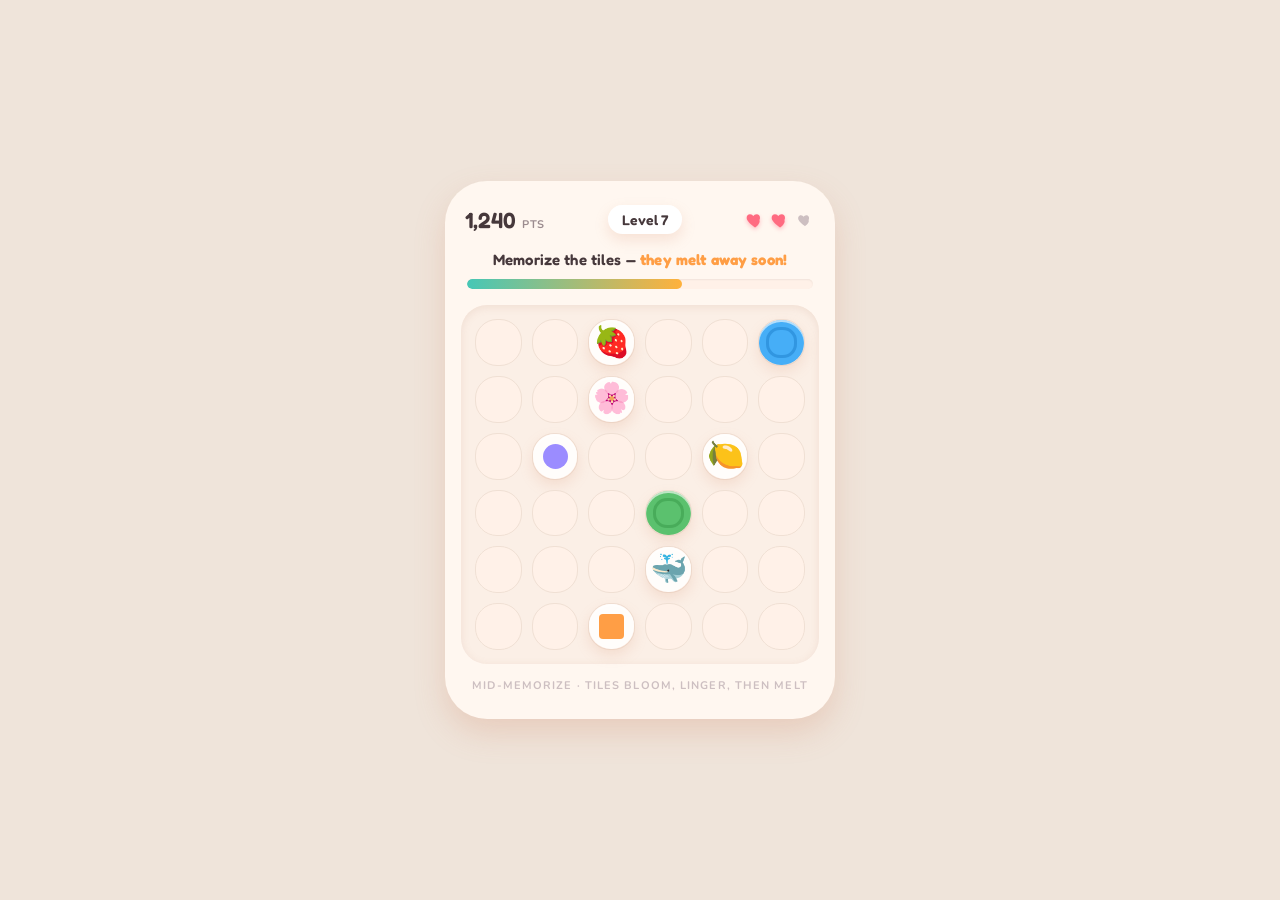
<file: mockups/sherbet/01-memorize.html>
<!doctype html>
<html lang="en">
<head>
<meta charset="utf-8">
<meta name="viewport" content="width=device-width, initial-scale=1">
<title>Sherbet · Memorize</title>
<link rel="preconnect" href="https://fonts.googleapis.com">
<link rel="preconnect" href="https://fonts.gstatic.com" crossorigin>
<link href="https://fonts.googleapis.com/css2?family=Fredoka:wght@500;600;700&family=Nunito:wght@500;600;700;800&display=swap" rel="stylesheet">
<style>
:root{
  --vt-bg:#FFF7F0; --vt-bg-board:#FBEFE6; --vt-surface:#FFFFFF; --vt-surface-2:#FFF1E8;
  --vt-hairline:#F0E0D4; --vt-ink:#46383B; --vt-ink-soft:#9B8B8E; --vt-ink-faint:#CDBFC1;
  --vt-strawberry:#FF6B6B; --vt-tangerine:#FF9E45; --vt-lemon:#FFCE3A; --vt-lime:#5BC16E;
  --vt-teal:#1FC7B6; --vt-sky:#46AEF7; --vt-grape:#9B8CFF; --vt-bubblegum:#FF8FCF;
  --vt-life:#FF6B81; --vt-star:#FFCE3A; --vt-timer-calm:#46C7B6; --vt-timer-warn:#FFB13C;
  --vt-shadow-2:0 6px 14px rgba(217,150,120,.22); --vt-shadow-3:0 14px 30px rgba(214,140,110,.26);
  --vt-inset-top:inset 0 2px 0 rgba(255,255,255,.6);
  --vt-r-tile:22px; --vt-r-card:28px; --vt-spring:cubic-bezier(.18,1.3,.4,1);
}
*{box-sizing:border-box;-webkit-tap-highlight-color:transparent}
body{margin:0;background:#EFE4DA;font-family:'Nunito',sans-serif;color:var(--vt-ink);
  min-height:100vh;display:grid;place-items:center;padding:20px}
.phone{width:390px;max-width:100%;background:var(--vt-bg);border-radius:42px;
  box-shadow:var(--vt-shadow-3);padding:18px 16px 26px;position:relative;overflow:hidden}

/* ---------- HUD ---------- */
.hud{display:flex;align-items:center;justify-content:space-between;gap:10px;padding:6px 4px 14px}
.score{font-family:'Fredoka';font-weight:600;font-size:22px;font-variant-numeric:tabular-nums;
  display:flex;align-items:baseline;gap:6px}
.score small{font-family:'Nunito';font-size:11px;font-weight:700;letter-spacing:.06em;
  text-transform:uppercase;color:var(--vt-ink-soft)}
.lvl-pill{font-family:'Fredoka';font-weight:600;font-size:14px;background:var(--vt-surface);
  padding:6px 14px;border-radius:999px;box-shadow:var(--vt-shadow-2),var(--vt-inset-top)}
.lives{display:flex;gap:5px}
.heart{width:20px;height:20px;color:var(--vt-life);filter:drop-shadow(0 2px 2px rgba(255,107,129,.4))}
.heart.lost{color:var(--vt-ink-faint);filter:none;transform:scale(.82)}

/* ---------- memorize banner + timer ---------- */
.banner{text-align:center;font-family:'Fredoka';font-weight:600;font-size:15px;color:var(--vt-ink);
  margin:2px 0 10px;letter-spacing:.01em}
.banner b{color:var(--vt-tangerine)}
.timer{height:10px;border-radius:999px;background:var(--vt-surface-2);overflow:hidden;
  margin:0 6px 16px;box-shadow:inset 0 1px 2px rgba(0,0,0,.06)}
.timer i{display:block;height:100%;border-radius:999px;
  background:linear-gradient(90deg,var(--vt-timer-calm),var(--vt-timer-warn));
  width:62%;animation:drain 6.2s linear infinite}
@keyframes drain{from{width:100%}to{width:6%}}

/* ---------- board ---------- */
.board{background:var(--vt-bg-board);border-radius:26px;padding:14px;
  box-shadow:inset 0 2px 8px rgba(180,120,90,.14);
  display:grid;grid-template-columns:repeat(6,1fr);gap:10px}
.slot{aspect-ratio:1;border-radius:var(--vt-r-tile);background:var(--vt-surface-2);
  border:1px solid var(--vt-hairline);position:relative}

/* the universal tile */
.tile{position:absolute;inset:0;border-radius:var(--vt-r-tile);display:grid;place-items:center;
  box-shadow:var(--vt-shadow-2),var(--vt-inset-top);font-size:30px;line-height:1;
  background:#FFFDFB;opacity:0;transform:scale(.4)}
.tile.shape{font-size:0}
.tile.shape .glyph{width:56%;height:56%;border-radius:8px}
.tile.swatch{background:var(--c)}
.tile.swatch::after{content:"";position:absolute;inset:7px;border-radius:14px;
  border:3px solid var(--rim);opacity:.85}
.pop{position:absolute;inset:-6px;border-radius:30px;border:3px solid #fff;opacity:0;pointer-events:none}

/* bloom → linger → melt, looped */
.tile.on{animation:bloom .45s var(--vt-spring) both, breathe 2.6s ease-in-out 1.1s infinite,
  melt .45s cubic-bezier(.4,0,.5,1) var(--vd) infinite}
.tile.on .pop{animation:popring .5s ease-out var(--vb) both}
@keyframes bloom{0%{opacity:0;transform:scale(.4) rotate(-3deg)}
  60%{opacity:1;transform:scale(1.12) rotate(2deg)}100%{opacity:1;transform:scale(1) rotate(0)}}
@keyframes breathe{0%,100%{transform:scale(1)}50%{transform:scale(1.018)}}
@keyframes popring{0%{opacity:.7;transform:scale(.6)}100%{opacity:0;transform:scale(1.5)}}
/* the sherbet melt: held, then squash-lift, then poof up into blur */
@keyframes melt{
  0%,72%{opacity:1;transform:scale(1) translateY(0);filter:blur(0)}
  80%{opacity:1;transform:scale(1.08) translateY(-4px)}
  100%{opacity:0;transform:scale(.7) translateY(-10px);filter:blur(4px)}
}
.sparkle{position:absolute;width:7px;height:7px;border-radius:999px;opacity:0;pointer-events:none}
.tile.on .sparkle{animation:spark .45s ease-out var(--vs) infinite}
@keyframes spark{0%,72%{opacity:0;transform:translate(0,0) scale(.4)}
  82%{opacity:.95}100%{opacity:0;transform:translate(var(--dx),var(--dy)) scale(1)}}

.foot{display:flex;justify-content:center;margin-top:18px}
.btn{font-family:'Fredoka';font-weight:600;font-size:17px;color:#fff;border:none;
  background:linear-gradient(180deg,#5BC9DE,#46AEF7);padding:14px 0;width:230px;border-radius:999px;
  box-shadow:var(--vt-shadow-2),var(--vt-inset-top);cursor:pointer}
.btn:active{transform:scale(.96)}
.cap{text-align:center;color:var(--vt-ink-faint);font-size:11px;font-weight:700;
  letter-spacing:.1em;text-transform:uppercase;margin-top:14px}
</style>
</head>
<body>
<div class="phone">
  <div class="hud">
    <div class="score">1,240<small>pts</small></div>
    <div class="lvl-pill">Level 7</div>
    <div class="lives">
      <svg class="heart" viewBox="0 0 24 24" fill="currentColor"><path d="M12 21s-7-4.6-9.3-9C1 8.5 2.6 5 6 5c2 0 3.2 1.2 4 2.3C10.8 6.2 12 5 14 5c3.4 0 5 3.5 3.3 7C19 16.4 12 21 12 21z"/></svg>
      <svg class="heart" viewBox="0 0 24 24" fill="currentColor"><path d="M12 21s-7-4.6-9.3-9C1 8.5 2.6 5 6 5c2 0 3.2 1.2 4 2.3C10.8 6.2 12 5 14 5c3.4 0 5 3.5 3.3 7C19 16.4 12 21 12 21z"/></svg>
      <svg class="heart lost" viewBox="0 0 24 24" fill="currentColor"><path d="M12 21s-7-4.6-9.3-9C1 8.5 2.6 5 6 5c2 0 3.2 1.2 4 2.3C10.8 6.2 12 5 14 5c3.4 0 5 3.5 3.3 7C19 16.4 12 21 12 21z"/></svg>
    </div>
  </div>

  <div class="banner">Memorize the tiles — <b>they melt away soon!</b></div>
  <div class="timer"><i></i></div>

  <div class="board" id="board"></div>

  <div class="cap">mid-memorize · tiles bloom, linger, then melt</div>
</div>

<script>
// up to 8 tiles on a 6×6 lattice. mix of emoji / shape / swatch.
const COLORS = {
  strawberry:['#FF6B6B','#E84F58'], tangerine:['#FF9E45','#E8842F'], lemon:['#FFCE3A','#EDB31F'],
  lime:['#5BC16E','#45A857'], teal:['#1FC7B6','#15A99A'], sky:['#46AEF7','#2E92DD'],
  grape:['#9B8CFF','#7E6DF0'], bubblegum:['#FF8FCF','#ED74BC']
};
const tiles = [
  {i:2,  kind:'emoji', c:'🍓'},
  {i:5,  kind:'swatch',col:'sky'},
  {i:8,  kind:'emoji', c:'🌸'},
  {i:13, kind:'shape', col:'grape', sh:'50%'},
  {i:16, kind:'emoji', c:'🍋'},
  {i:21, kind:'swatch',col:'lime'},
  {i:27, kind:'emoji', c:'🐳'},
  {i:32, kind:'shape', col:'tangerine', sh:'4px'},
];
const board = document.getElementById('board');
for(let s=0;s<36;s++){
  const slot=document.createElement('div'); slot.className='slot';
  const t=tiles.find(x=>x.i===s);
  if(t){
    const order=tiles.indexOf(t);
    const el=document.createElement('div'); el.className='tile on';
    el.style.setProperty('--vb', (order*0.07)+'s');           // bloom stagger
    el.style.setProperty('--vd', (2.4 + order*0.07)+'s');     // melt delay (diagonal-ish wave)
    el.style.setProperty('--vs', (2.4 + order*0.07)+'s');
    el.style.animationIterationCount='1, infinite, infinite';
    if(t.kind==='emoji'){ el.textContent=t.c; }
    if(t.kind==='shape'){ el.classList.add('shape');
      const g=document.createElement('div'); g.className='glyph';
      g.style.background=COLORS[t.col][0]; g.style.borderRadius=t.sh; el.appendChild(g); }
    if(t.kind==='swatch'){ el.classList.add('swatch');
      el.style.setProperty('--c',COLORS[t.col][0]); el.style.setProperty('--rim',COLORS[t.col][1]); }
    // pop ring + sparkles
    const pr=document.createElement('div'); pr.className='pop';
    pr.style.borderColor = t.kind==='swatch'?COLORS[t.col][1]:'#FFE2C9'; el.appendChild(pr);
    const hue = t.kind==='emoji' ? '#FFC24D' : COLORS[t.col][0];
    for(let k=0;k<6;k++){
      const sp=document.createElement('div'); sp.className='sparkle';
      const a=k/6*6.28; sp.style.background=hue;
      sp.style.left='calc(50% - 3px)'; sp.style.top='calc(50% - 3px)';
      sp.style.setProperty('--dx',(Math.cos(a)*30)+'px');
      sp.style.setProperty('--dy',(Math.sin(a)*30 - 8)+'px');
      sp.style.setProperty('--vs',(2.4+order*0.07)+'s'); el.appendChild(sp);
    }
    slot.appendChild(el);
  }
  board.appendChild(slot);
}
</script>
</body>
</html>
</file>
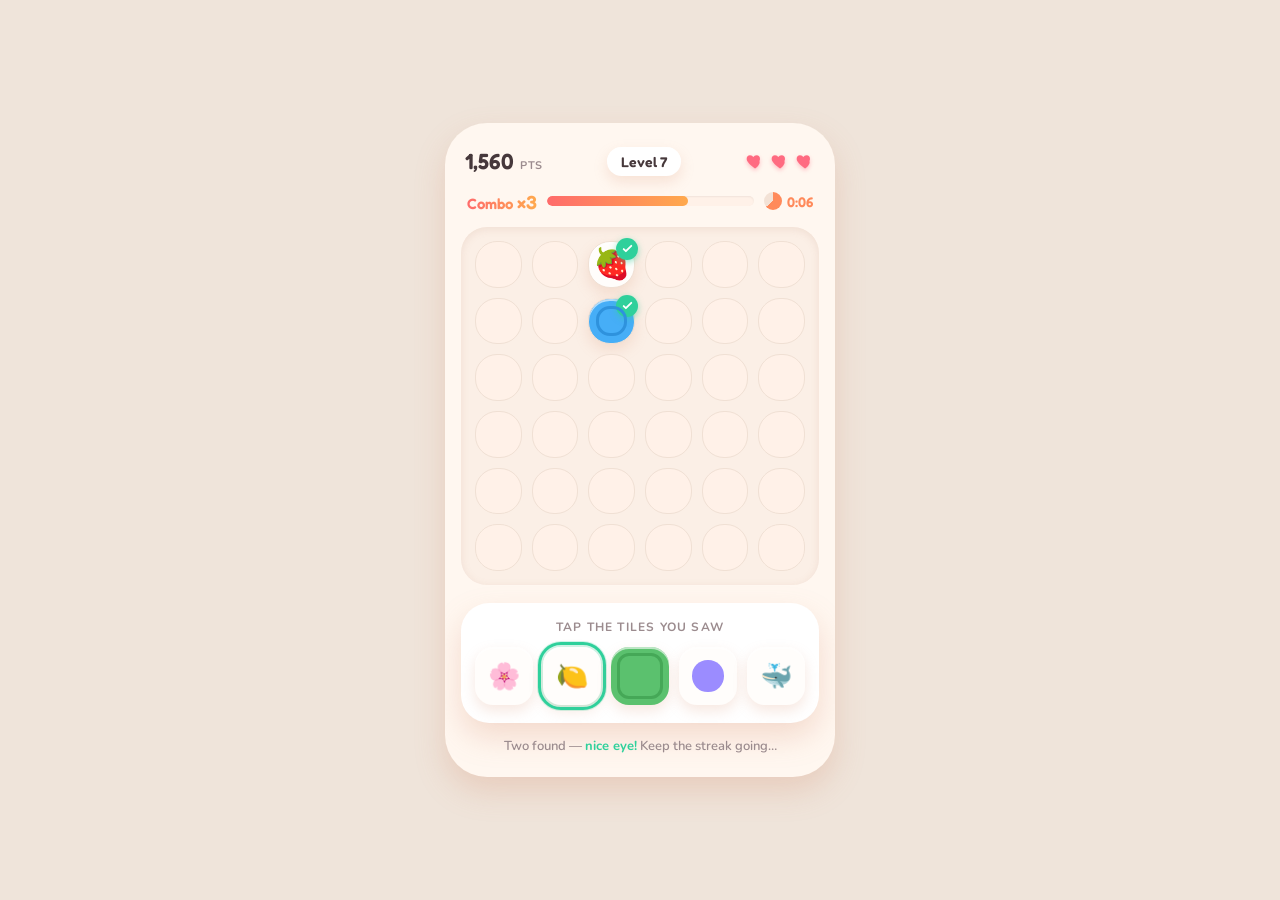
<file: mockups/sherbet/02-recall-tray.html>
<!doctype html>
<html lang="en">
<head>
<meta charset="utf-8">
<meta name="viewport" content="width=device-width, initial-scale=1">
<title>Sherbet · Recall</title>
<link rel="preconnect" href="https://fonts.googleapis.com">
<link rel="preconnect" href="https://fonts.gstatic.com" crossorigin>
<link href="https://fonts.googleapis.com/css2?family=Fredoka:wght@500;600;700&family=Nunito:wght@500;600;700;800&display=swap" rel="stylesheet">
<style>
:root{
  --vt-bg:#FFF7F0; --vt-bg-board:#FBEFE6; --vt-surface:#FFFFFF; --vt-surface-2:#FFF1E8;
  --vt-hairline:#F0E0D4; --vt-ink:#46383B; --vt-ink-soft:#9B8B8E; --vt-ink-faint:#CDBFC1;
  --vt-life:#FF6B81; --vt-success:#2FD09B; --vt-star:#FFCE3A;
  --vt-combo-a:#FF6B6B; --vt-combo-b:#FFA94D; --vt-timer-warn:#FFB13C; --vt-timer-hot:#FF8A5B;
  --vt-shadow-2:0 6px 14px rgba(217,150,120,.22); --vt-shadow-3:0 14px 30px rgba(214,140,110,.26);
  --vt-inset-top:inset 0 2px 0 rgba(255,255,255,.6);
  --vt-r-tile:22px; --vt-r-card:28px; --vt-spring:cubic-bezier(.18,1.3,.4,1);
}
*{box-sizing:border-box;-webkit-tap-highlight-color:transparent}
body{margin:0;background:#EFE4DA;font-family:'Nunito',sans-serif;color:var(--vt-ink);
  min-height:100vh;display:grid;place-items:center;padding:20px}
.phone{width:390px;max-width:100%;background:var(--vt-bg);border-radius:42px;
  box-shadow:var(--vt-shadow-3);padding:18px 16px 22px;position:relative;overflow:hidden}
.hud{display:flex;align-items:center;justify-content:space-between;gap:10px;padding:6px 4px 12px}
.score{font-family:'Fredoka';font-weight:600;font-size:22px;font-variant-numeric:tabular-nums;
  display:flex;align-items:baseline;gap:6px}
.score small{font-family:'Nunito';font-size:11px;font-weight:700;letter-spacing:.06em;
  text-transform:uppercase;color:var(--vt-ink-soft)}
.lvl-pill{font-family:'Fredoka';font-weight:600;font-size:14px;background:var(--vt-surface);
  padding:6px 14px;border-radius:999px;box-shadow:var(--vt-shadow-2),var(--vt-inset-top)}
.lives{display:flex;gap:5px}
.heart{width:20px;height:20px;color:var(--vt-life);filter:drop-shadow(0 2px 2px rgba(255,107,129,.4))}

/* combo + timer */
.row{display:flex;align-items:center;gap:10px;margin:2px 6px 14px}
.combo{font-family:'Fredoka';font-weight:600;font-size:15px;
  background:linear-gradient(90deg,var(--vt-combo-a),var(--vt-combo-b));
  -webkit-background-clip:text;background-clip:text;color:transparent;white-space:nowrap}
.combo .x{font-size:19px}
.cmeter{flex:1;height:10px;border-radius:999px;background:var(--vt-surface-2);overflow:hidden;
  box-shadow:inset 0 1px 2px rgba(0,0,0,.06)}
.cmeter i{display:block;height:100%;width:68%;border-radius:999px;
  background:linear-gradient(90deg,var(--vt-combo-a),var(--vt-combo-b))}
.clock{font-family:'Fredoka';font-weight:600;font-size:14px;color:var(--vt-timer-hot);
  display:flex;align-items:center;gap:5px}
.ring{width:18px;height:18px;border-radius:999px;
  background:conic-gradient(var(--vt-timer-hot) 230deg,#F3E2D6 0);}

/* board (tiles gone, recalling) */
.board{background:var(--vt-bg-board);border-radius:26px;padding:14px;
  box-shadow:inset 0 2px 8px rgba(180,120,90,.14);
  display:grid;grid-template-columns:repeat(6,1fr);gap:10px}
.slot{aspect-ratio:1;border-radius:var(--vt-r-tile);background:var(--vt-surface-2);
  border:1px solid var(--vt-hairline);position:relative;display:grid;place-items:center;font-size:30px}
.slot.filled{background:#FFFDFB;box-shadow:var(--vt-shadow-2),var(--vt-inset-top);
  animation:reBloom .5s var(--vt-spring) both}
.slot.filled.swatch{background:var(--c)}
.slot.filled.swatch::after{content:"";position:absolute;inset:7px;border-radius:14px;border:3px solid var(--rim)}
.check{position:absolute;right:-4px;top:-4px;width:22px;height:22px;border-radius:999px;
  background:var(--vt-success);display:grid;place-items:center;box-shadow:0 2px 6px rgba(47,208,155,.5);
  animation:pop .4s var(--vt-spring) .12s both}
.check svg{width:13px;height:13px;color:#fff}
@keyframes reBloom{0%{transform:scale(.5);opacity:0}60%{transform:scale(1.1)}100%{transform:scale(1);opacity:1}}
@keyframes pop{0%{transform:scale(0)}100%{transform:scale(1)}}

/* recall tray */
.tray{margin-top:18px;background:var(--vt-surface);border-radius:var(--vt-r-card);
  box-shadow:var(--vt-shadow-3);padding:16px 14px 18px}
.tray h4{margin:0 0 12px;text-align:center;font-family:'Nunito';font-weight:700;font-size:12px;
  letter-spacing:.1em;text-transform:uppercase;color:var(--vt-ink-soft)}
.cands{display:grid;grid-template-columns:repeat(5,1fr);gap:10px}
.cand{aspect-ratio:1;border-radius:18px;background:#FFFDFB;display:grid;place-items:center;
  font-size:26px;box-shadow:var(--vt-shadow-2),var(--vt-inset-top);cursor:pointer;position:relative}
.cand.swatch{background:var(--c)}
.cand.swatch::after{content:"";position:absolute;inset:6px;border-radius:12px;border:3px solid var(--rim)}
.cand.shape .g{width:54%;height:54%}
.cand:active{transform:scale(.92)}
.cand.picked{animation:tap .5s var(--vt-spring) both;outline:3px solid var(--vt-success);
  outline-offset:2px;box-shadow:var(--vt-shadow-2),var(--vt-inset-top),0 0 0 6px rgba(47,208,155,.22)}
.cand.miss{animation:shake .42s ease both}
@keyframes tap{0%{transform:scale(.92)}55%{transform:scale(1.12)}100%{transform:scale(1)}}
@keyframes shake{0%,100%{transform:translateX(0)}20%{transform:translateX(-6px)}
  40%{transform:translateX(5px)}60%{transform:translateX(-4px)}80%{transform:translateX(2px)}}
.hint{text-align:center;color:var(--vt-ink-soft);font-size:13px;font-weight:600;margin-top:14px}
.hint b{color:var(--vt-success)}
</style>
</head>
<body>
<div class="phone">
  <div class="hud">
    <div class="score">1,560<small>pts</small></div>
    <div class="lvl-pill">Level 7</div>
    <div class="lives">
      <svg class="heart" viewBox="0 0 24 24" fill="currentColor"><path d="M12 21s-7-4.6-9.3-9C1 8.5 2.6 5 6 5c2 0 3.2 1.2 4 2.3C10.8 6.2 12 5 14 5c3.4 0 5 3.5 3.3 7C19 16.4 12 21 12 21z"/></svg>
      <svg class="heart" viewBox="0 0 24 24" fill="currentColor"><path d="M12 21s-7-4.6-9.3-9C1 8.5 2.6 5 6 5c2 0 3.2 1.2 4 2.3C10.8 6.2 12 5 14 5c3.4 0 5 3.5 3.3 7C19 16.4 12 21 12 21z"/></svg>
      <svg class="heart" viewBox="0 0 24 24" fill="currentColor"><path d="M12 21s-7-4.6-9.3-9C1 8.5 2.6 5 6 5c2 0 3.2 1.2 4 2.3C10.8 6.2 12 5 14 5c3.4 0 5 3.5 3.3 7C19 16.4 12 21 12 21z"/></svg>
    </div>
  </div>

  <div class="row">
    <div class="combo">Combo <span class="x">×3</span></div>
    <div class="cmeter"><i></i></div>
    <div class="clock"><span class="ring"></span>0:06</div>
  </div>

  <div class="board" id="board"></div>

  <div class="tray">
    <h4>Tap the tiles you saw</h4>
    <div class="cands" id="cands"></div>
  </div>

  <div class="hint">Two found — <b>nice eye!</b> Keep the streak going…</div>
</div>

<script>
const COLORS={strawberry:['#FF6B6B','#E84F58'],sky:['#46AEF7','#2E92DD'],lime:['#5BC16E','#45A857'],
  grape:['#9B8CFF','#7E6DF0'],lemon:['#FFCE3A','#EDB31F'],tangerine:['#FF9E45','#E8842F']};
// board: two slots already recalled (filled), rest empty
const filled=[{i:2,kind:'emoji',c:'🍓'},{i:8,kind:'swatch',col:'sky'}];
const board=document.getElementById('board');
for(let s=0;s<36;s++){
  const slot=document.createElement('div'); slot.className='slot';
  const f=filled.find(x=>x.i===s);
  if(f){ slot.classList.add('filled');
    if(f.kind==='emoji') slot.textContent=f.c;
    if(f.kind==='swatch'){ slot.classList.add('swatch');
      slot.style.setProperty('--c',COLORS[f.col][0]); slot.style.setProperty('--rim',COLORS[f.col][1]); }
    const ck=document.createElement('div'); ck.className='check';
    ck.innerHTML='<svg viewBox="0 0 24 24" fill="none" stroke="currentColor" stroke-width="3.4" stroke-linecap="round" stroke-linejoin="round"><path d="M5 13l4 4L19 7"/></svg>';
    slot.appendChild(ck);
  }
  board.appendChild(slot);
}
// tray: 5 candidates; one shown mid-correct-pick
const cands=[
  {kind:'emoji',c:'🌸'},
  {kind:'emoji',c:'🍋', picked:true},
  {kind:'swatch',col:'lime'},
  {kind:'shape',col:'grape',sh:'50%'},
  {kind:'emoji',c:'🐳'},
];
const wrap=document.getElementById('cands');
cands.forEach(c=>{
  const el=document.createElement('div'); el.className='cand';
  if(c.kind==='emoji') el.textContent=c.c;
  if(c.kind==='swatch'){ el.classList.add('swatch');
    el.style.setProperty('--c',COLORS[c.col][0]); el.style.setProperty('--rim',COLORS[c.col][1]); }
  if(c.kind==='shape'){ el.classList.add('shape');
    const g=document.createElement('div'); g.className='g';
    g.style.background=COLORS[c.col][0]; g.style.borderRadius=c.sh; el.appendChild(g); }
  if(c.picked) el.classList.add('picked');
  el.addEventListener('click',()=>{
    el.classList.remove('picked','miss');void el.offsetWidth;
    el.classList.add(c.kind==='emoji'&&c.c==='🐳'?'miss':'picked');
  });
  wrap.appendChild(el);
});
</script>
</body>
</html>
</file>
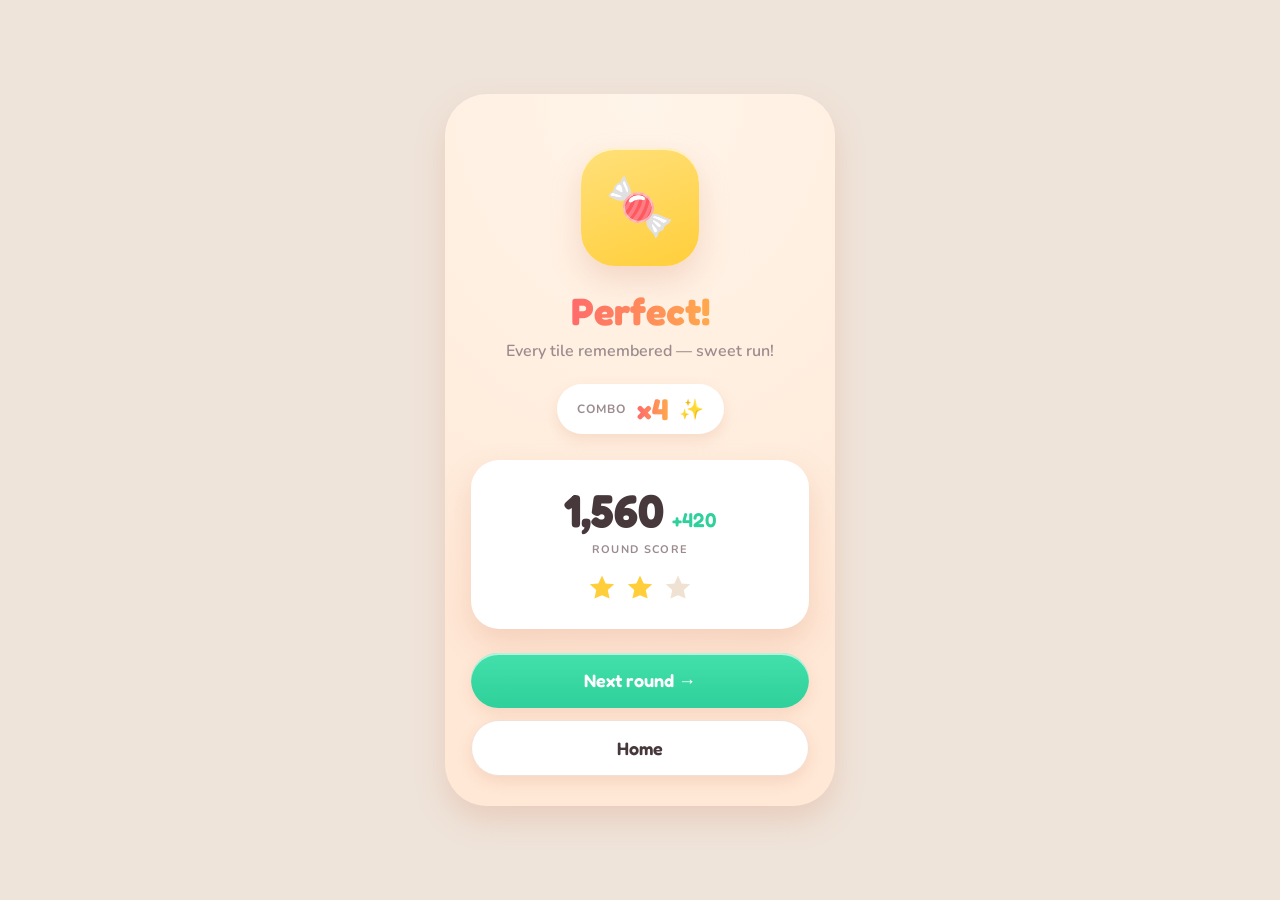
<file: mockups/sherbet/03-success-combo.html>
<!doctype html>
<html lang="en">
<head>
<meta charset="utf-8">
<meta name="viewport" content="width=device-width, initial-scale=1">
<title>Sherbet · Perfect!</title>
<link rel="preconnect" href="https://fonts.googleapis.com">
<link rel="preconnect" href="https://fonts.gstatic.com" crossorigin>
<link href="https://fonts.googleapis.com/css2?family=Fredoka:wght@500;600;700&family=Nunito:wght@500;600;700;800&display=swap" rel="stylesheet">
<style>
:root{
  --vt-bg:#FFF7F0; --vt-surface:#FFFFFF; --vt-surface-2:#FFF1E8; --vt-hairline:#F0E0D4;
  --vt-ink:#46383B; --vt-ink-soft:#9B8B8E; --vt-success:#2FD09B; --vt-star:#FFCE3A;
  --vt-combo-a:#FF6B6B; --vt-combo-b:#FFA94D; --vt-life:#FF6B81;
  --vt-shadow-2:0 6px 14px rgba(217,150,120,.22); --vt-shadow-3:0 14px 30px rgba(214,140,110,.26);
  --vt-inset-top:inset 0 2px 0 rgba(255,255,255,.6); --vt-spring:cubic-bezier(.18,1.3,.4,1);
}
*{box-sizing:border-box;-webkit-tap-highlight-color:transparent}
body{margin:0;background:#EFE4DA;font-family:'Nunito',sans-serif;color:var(--vt-ink);
  min-height:100vh;display:grid;place-items:center;padding:20px}
.phone{width:390px;max-width:100%;border-radius:42px;box-shadow:var(--vt-shadow-3);
  padding:0;position:relative;overflow:hidden;
  background:radial-gradient(120% 80% at 50% 0%,#FFF4E9 0%,#FFEFE0 55%,#FFE8D6 100%)}
.confetti{position:absolute;inset:0;overflow:hidden;pointer-events:none}
.conf{position:absolute;width:10px;height:14px;border-radius:3px;top:-20px;
  animation:fall linear infinite}
@keyframes fall{0%{transform:translateY(-20px) rotate(0)}100%{transform:translateY(740px) rotate(540deg)}}

.wrap{position:relative;z-index:2;padding:54px 26px 30px;text-align:center;
  display:flex;flex-direction:column;align-items:center;min-height:660px;justify-content:center}

/* big sherbet badge */
.badge{width:118px;height:118px;border-radius:34px;display:grid;place-items:center;font-size:56px;
  background:linear-gradient(160deg,#FFE07A,#FFCE3A);box-shadow:var(--vt-shadow-3),var(--vt-inset-top);
  margin-bottom:22px;animation:badgePop .6s var(--vt-spring) both}
@keyframes badgePop{0%{transform:scale(0) rotate(-12deg)}60%{transform:scale(1.14) rotate(4deg)}100%{transform:scale(1) rotate(0)}}

.title{font-family:'Fredoka';font-weight:700;font-size:38px;margin:0 0 6px;
  background:linear-gradient(90deg,var(--vt-combo-a),var(--vt-combo-b));
  -webkit-background-clip:text;background-clip:text;color:transparent;
  animation:rise .5s var(--vt-spring) .12s both}
.sub{color:var(--vt-ink-soft);font-weight:600;font-size:16px;margin:0 0 22px;animation:rise .5s var(--vt-spring) .2s both}
@keyframes rise{0%{transform:translateY(14px);opacity:0}100%{transform:translateY(0);opacity:1}}

/* combo multiplier */
.combo{display:inline-flex;align-items:center;gap:10px;padding:10px 20px;border-radius:999px;
  background:#fff;box-shadow:var(--vt-shadow-2),var(--vt-inset-top);margin-bottom:26px;
  animation:rise .5s var(--vt-spring) .28s both}
.combo .lab{font-weight:700;font-size:12px;letter-spacing:.1em;text-transform:uppercase;color:var(--vt-ink-soft)}
.combo .mult{font-family:'Fredoka';font-weight:700;font-size:30px;line-height:1;
  background:linear-gradient(90deg,var(--vt-combo-a),var(--vt-combo-b));
  -webkit-background-clip:text;background-clip:text;color:transparent;
  animation:bump 1.4s ease-in-out infinite}
@keyframes bump{0%,100%{transform:scale(1)}50%{transform:scale(1.12)}}
.spark{font-size:20px;animation:twinkle 1.2s ease-in-out infinite}
@keyframes twinkle{0%,100%{opacity:.5;transform:scale(.8) rotate(0)}50%{opacity:1;transform:scale(1.2) rotate(20deg)}}

/* score card */
.card{width:100%;background:#fff;border-radius:28px;box-shadow:var(--vt-shadow-3);
  padding:22px;animation:rise .5s var(--vt-spring) .36s both}
.scoreline{display:flex;align-items:baseline;justify-content:center;gap:8px;margin-bottom:4px}
.scoreline .n{font-family:'Fredoka';font-weight:700;font-size:46px;font-variant-numeric:tabular-nums}
.scoreline .plus{font-family:'Fredoka';font-weight:600;font-size:20px;color:var(--vt-success)}
.scaption{font-weight:700;font-size:11px;letter-spacing:.12em;text-transform:uppercase;color:var(--vt-ink-soft)}
.stars{display:flex;justify-content:center;gap:8px;margin:16px 0 4px}
.star{width:30px;height:30px;color:var(--vt-star)}
.star.off{color:#F0E2D2}
.star:nth-child(1){animation:starPop .45s var(--vt-spring) .5s both}
.star:nth-child(2){animation:starPop .45s var(--vt-spring) .6s both}
.star:nth-child(3){animation:starPop .45s var(--vt-spring) .7s both}
@keyframes starPop{0%{transform:scale(0) rotate(-30deg)}100%{transform:scale(1) rotate(0)}}

.btns{width:100%;display:flex;flex-direction:column;gap:12px;margin-top:24px;
  animation:rise .5s var(--vt-spring) .46s both}
.btn{font-family:'Fredoka';font-weight:600;font-size:18px;border:none;padding:16px 0;border-radius:999px;
  box-shadow:var(--vt-shadow-2),var(--vt-inset-top);cursor:pointer}
.btn.primary{color:#fff;background:linear-gradient(180deg,#43E0AB,#2FD09B)}
.btn.secondary{color:var(--vt-ink);background:#fff;border:1.5px solid var(--vt-hairline)}
.btn:active{transform:scale(.96)}
</style>
</head>
<body>
<div class="phone">
  <div class="confetti" id="confetti"></div>
  <div class="wrap">
    <div class="badge">🍬</div>
    <h1 class="title">Perfect!</h1>
    <p class="sub">Every tile remembered — sweet run!</p>

    <div class="combo">
      <span class="lab">Combo</span>
      <span class="mult">×4</span>
      <span class="spark">✨</span>
    </div>

    <div class="card">
      <div class="scoreline"><span class="n">1,560</span><span class="plus">+420</span></div>
      <div class="scaption">round score</div>
      <div class="stars">
        <svg class="star" viewBox="0 0 24 24" fill="currentColor"><path d="M12 2l2.9 6.3 6.9.7-5.2 4.6 1.5 6.8L12 17.8 5.9 20.4l1.5-6.8L2.2 9l6.9-.7z"/></svg>
        <svg class="star" viewBox="0 0 24 24" fill="currentColor"><path d="M12 2l2.9 6.3 6.9.7-5.2 4.6 1.5 6.8L12 17.8 5.9 20.4l1.5-6.8L2.2 9l6.9-.7z"/></svg>
        <svg class="star off" viewBox="0 0 24 24" fill="currentColor"><path d="M12 2l2.9 6.3 6.9.7-5.2 4.6 1.5 6.8L12 17.8 5.9 20.4l1.5-6.8L2.2 9l6.9-.7z"/></svg>
      </div>
    </div>

    <div class="btns">
      <button class="btn primary">Next round →</button>
      <button class="btn secondary">Home</button>
    </div>
  </div>
</div>

<script>
const C=['#FF6B6B','#FF9E45','#FFCE3A','#5BC16E','#1FC7B6','#46AEF7','#9B8CFF','#FF8FCF'];
const cf=document.getElementById('confetti');
for(let i=0;i<26;i++){
  const d=document.createElement('div'); d.className='conf';
  d.style.left=(Math.random()*100)+'%';
  d.style.background=C[i%C.length];
  d.style.animationDuration=(2.4+Math.random()*1.8)+'s';
  d.style.animationDelay=(-Math.random()*3)+'s';
  d.style.opacity=.85;
  if(i%3===0) d.style.borderRadius='999px';
  cf.appendChild(d);
}
</script>
</body>
</html>
</file>
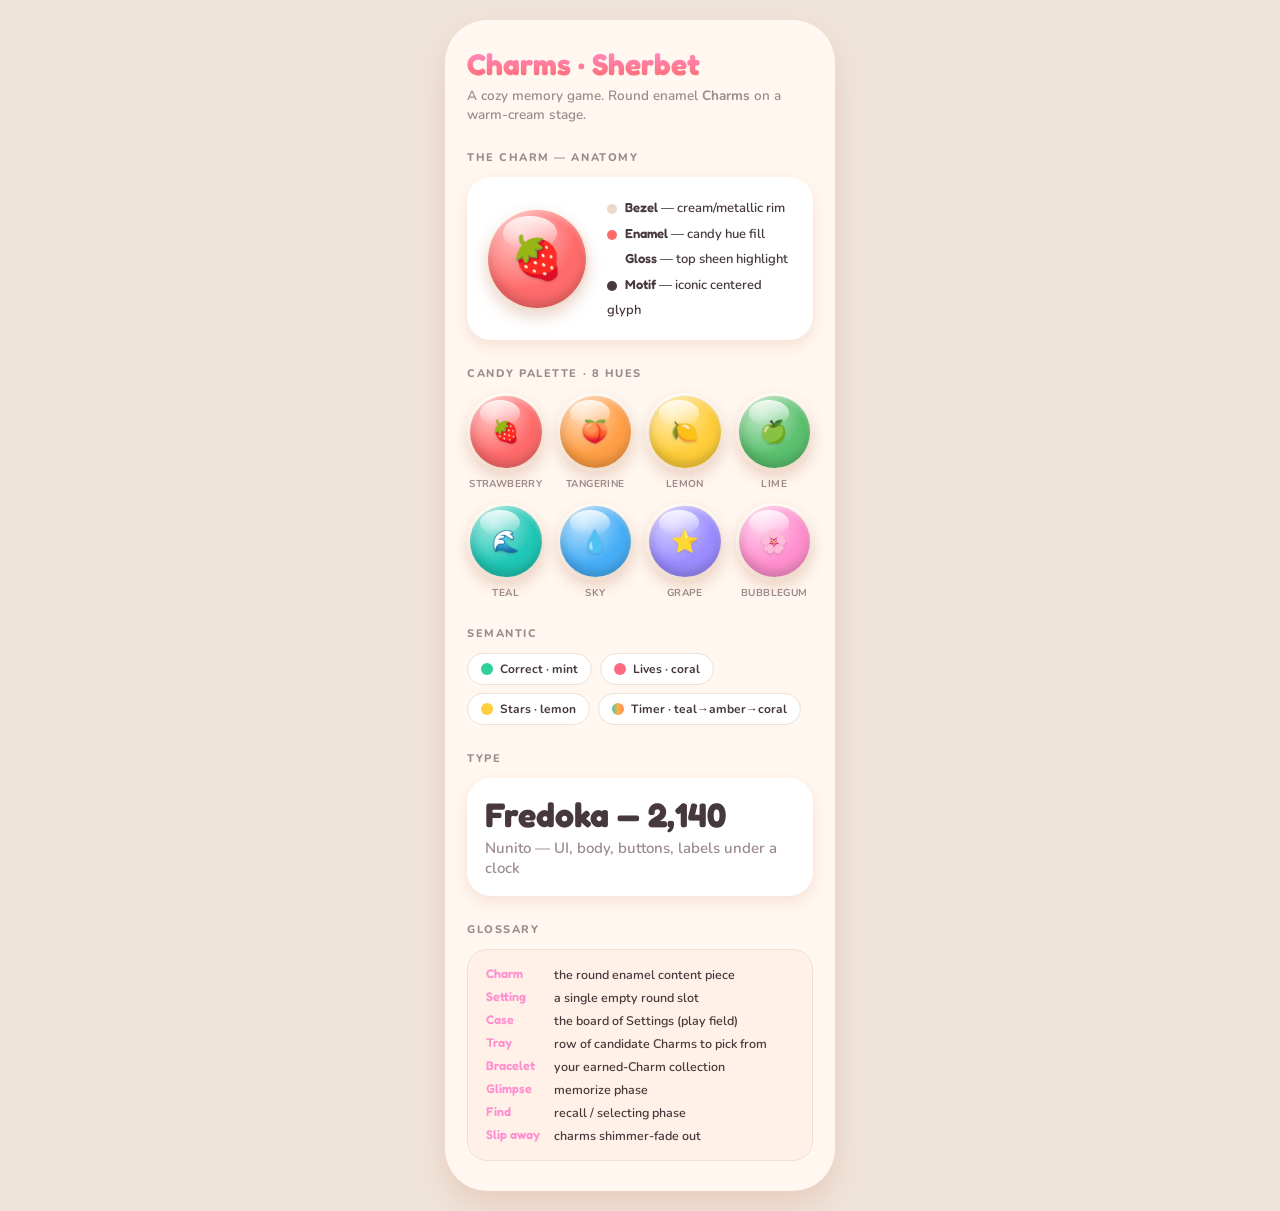
<file: mockups/sherbet/charms/00-foundations.html>
<!-- @dsCard group="Foundations" -->
<!doctype html>
<html lang="en">
<head>
<meta charset="utf-8">
<meta name="viewport" content="width=device-width, initial-scale=1">
<title>Charms · Foundations</title>
<link rel="preconnect" href="https://fonts.googleapis.com">
<link rel="preconnect" href="https://fonts.gstatic.com" crossorigin>
<link href="https://fonts.googleapis.com/css2?family=Fredoka:wght@500;600;700&family=Nunito:wght@500;600;700;800&display=swap" rel="stylesheet">
<style>
:root{
  --vt-bg:#FFF7F0; --vt-bg-board:#FBEFE6; --vt-surface:#FFFFFF; --vt-surface-2:#FFF1E8;
  --vt-hairline:#F0E0D4; --vt-ink:#46383B; --vt-ink-soft:#9B8B8E; --vt-ink-faint:#CDBFC1;
  --vt-strawberry:#FF6B6B; --vt-tangerine:#FF9E45; --vt-lemon:#FFCE3A; --vt-lime:#5BC16E;
  --vt-teal:#1FC7B6; --vt-sky:#46AEF7; --vt-grape:#9B8CFF; --vt-bubblegum:#FF8FCF;
  --vt-success:#2FD09B; --vt-star:#FFCE3A; --vt-life:#FF6B81;
  --vt-shadow-2:0 6px 14px rgba(217,150,120,.22); --vt-shadow-3:0 14px 30px rgba(214,140,110,.26);
  --vt-inset-top:inset 0 2px 0 rgba(255,255,255,.6); --vt-spring:cubic-bezier(.18,1.3,.4,1);
}
*{box-sizing:border-box}
body{margin:0;background:#EFE4DA;font-family:'Nunito',sans-serif;color:var(--vt-ink);
  min-height:100vh;display:grid;place-items:center;padding:20px}
.phone{width:390px;max-width:100%;background:var(--vt-bg);border-radius:42px;box-shadow:var(--vt-shadow-3);
  padding:26px 22px 30px;position:relative;overflow:hidden}
h1{font-family:'Fredoka';font-weight:700;font-size:30px;margin:0;
  background:linear-gradient(180deg,#FF8FCF,#FF6B6B);-webkit-background-clip:text;background-clip:text;color:transparent}
.lead{color:var(--vt-ink-soft);font-weight:600;font-size:13.5px;margin:4px 0 22px}
h2{font-family:'Nunito';font-weight:800;font-size:11px;letter-spacing:.14em;text-transform:uppercase;
  color:var(--vt-ink-soft);margin:26px 0 12px}

/* charm */
.charm{position:relative;aspect-ratio:1;border-radius:50%;background:linear-gradient(160deg,#FFF7EE,#ECD9C8);padding:3px;
  box-shadow:0 7px 14px rgba(196,130,100,.30),var(--vt-inset-top)}
.charm .enamel{width:100%;height:100%;border-radius:50%;position:relative;overflow:hidden;display:grid;place-items:center;
  background:radial-gradient(125% 125% at 32% 24%,rgba(255,255,255,.62),rgba(255,255,255,0) 46%),var(--c);
  box-shadow:inset 0 -6px 10px rgba(0,0,0,.18),inset 0 3px 4px rgba(255,255,255,.3)}
.charm .gloss{position:absolute;top:9%;left:17%;width:52%;height:33%;border-radius:50%;background:linear-gradient(180deg,rgba(255,255,255,.85),rgba(255,255,255,0));z-index:1}
.charm .motif{position:relative;z-index:2;font-size:var(--ms,30px);line-height:1;filter:drop-shadow(0 1px 1px rgba(0,0,0,.16))}

/* anatomy callout */
.anat{display:flex;gap:18px;align-items:center;background:#fff;border-radius:24px;box-shadow:var(--vt-shadow-2);padding:18px}
.anat .charm{width:104px;flex:none}
.anat ul{margin:0;padding:0;list-style:none;font-size:13px;font-weight:600;line-height:1.9}
.anat ul b{font-family:'Fredoka';font-weight:600}
.anat .k{display:inline-block;width:10px;height:10px;border-radius:50%;margin-right:8px;vertical-align:middle}

/* palette */
.swatches{display:grid;grid-template-columns:repeat(4,1fr);gap:12px}
.sw{display:flex;flex-direction:column;align-items:center;gap:6px}
.sw .charm{width:100%}
.sw span{font-size:10px;font-weight:700;letter-spacing:.04em;color:var(--vt-ink-soft);text-transform:uppercase}

/* semantic chips */
.chips{display:flex;flex-wrap:wrap;gap:8px}
.chip{display:flex;align-items:center;gap:7px;background:#fff;border:1.5px solid var(--vt-hairline);
  border-radius:999px;padding:7px 13px;font-size:12px;font-weight:700}
.chip i{width:12px;height:12px;border-radius:50%}

/* type */
.type{background:#fff;border-radius:24px;box-shadow:var(--vt-shadow-2);padding:18px}
.type .d{font-family:'Fredoka';font-weight:700;font-size:34px;line-height:1.1}
.type .u{font-family:'Nunito';font-weight:600;font-size:15px;color:var(--vt-ink-soft);margin-top:4px}

/* glossary */
.gloss-list{background:var(--vt-surface-2);border:1px solid var(--vt-hairline);border-radius:20px;padding:16px 18px}
.gloss-list dl{margin:0;display:grid;grid-template-columns:auto 1fr;gap:6px 14px;font-size:12.5px}
.gloss-list dt{font-family:'Fredoka';font-weight:600;color:var(--vt-bubblegum)}
.gloss-list dd{margin:0;color:var(--vt-ink);font-weight:600}
</style>
</head>
<body>
<div class="phone">
  <h1>Charms · Sherbet</h1>
  <p class="lead">A cozy memory game. Round enamel <b>Charms</b> on a warm-cream stage.</p>

  <h2>The Charm — anatomy</h2>
  <div class="anat">
    <div class="charm" style="--c:var(--vt-strawberry)"><span class="gloss"></span><span class="enamel" style="--c:var(--vt-strawberry)"><span class="motif" style="--ms:42px">🍓</span></span></div>
    <ul>
      <li><span class="k" style="background:#ECD9C8"></span><b>Bezel</b> — cream/metallic rim</li>
      <li><span class="k" style="background:var(--vt-strawberry)"></span><b>Enamel</b> — candy hue fill</li>
      <li><span class="k" style="background:#fff"></span><b>Gloss</b> — top sheen highlight</li>
      <li><span class="k" style="background:var(--vt-ink)"></span><b>Motif</b> — iconic centered glyph</li>
    </ul>
  </div>

  <h2>Candy palette · 8 hues</h2>
  <div class="swatches" id="sw"></div>

  <h2>Semantic</h2>
  <div class="chips">
    <div class="chip"><i style="background:var(--vt-success)"></i>Correct · mint</div>
    <div class="chip"><i style="background:var(--vt-life)"></i>Lives · coral</div>
    <div class="chip"><i style="background:var(--vt-star)"></i>Stars · lemon</div>
    <div class="chip"><i style="background:linear-gradient(90deg,#46C7B6,#FFB13C,#FF8A5B)"></i>Timer · teal→amber→coral</div>
  </div>

  <h2>Type</h2>
  <div class="type">
    <div class="d">Fredoka — 2,140</div>
    <div class="u">Nunito — UI, body, buttons, labels under a clock</div>
  </div>

  <h2>Glossary</h2>
  <div class="gloss-list">
    <dl>
      <dt>Charm</dt><dd>the round enamel content piece</dd>
      <dt>Setting</dt><dd>a single empty round slot</dd>
      <dt>Case</dt><dd>the board of Settings (play field)</dd>
      <dt>Tray</dt><dd>row of candidate Charms to pick from</dd>
      <dt>Bracelet</dt><dd>your earned-Charm collection</dd>
      <dt>Glimpse</dt><dd>memorize phase</dd>
      <dt>Find</dt><dd>recall / selecting phase</dd>
      <dt>Slip away</dt><dd>charms shimmer-fade out</dd>
    </dl>
  </div>
</div>

<script>
const P=[['strawberry','#FF6B6B'],['tangerine','#FF9E45'],['lemon','#FFCE3A'],['lime','#5BC16E'],
  ['teal','#1FC7B6'],['sky','#46AEF7'],['grape','#9B8CFF'],['bubblegum','#FF8FCF']];
const M={strawberry:'🍓',tangerine:'🍑',lemon:'🍋',lime:'🍏',teal:'🌊',sky:'💧',grape:'⭐',bubblegum:'🌸'};
const sw=document.getElementById('sw');
P.forEach(([n,c])=>{
  const d=document.createElement('div');d.className='sw';
  d.innerHTML='<div class="charm" style="--c:'+c+'"><span class="gloss"></span><span class="enamel" style="--c:'+c+'"><span class="motif" style="--ms:22px">'+M[n]+'</span></span></div><span>'+n+'</span>';
  sw.appendChild(d);
});
</script>
</body>
</html>
</file>
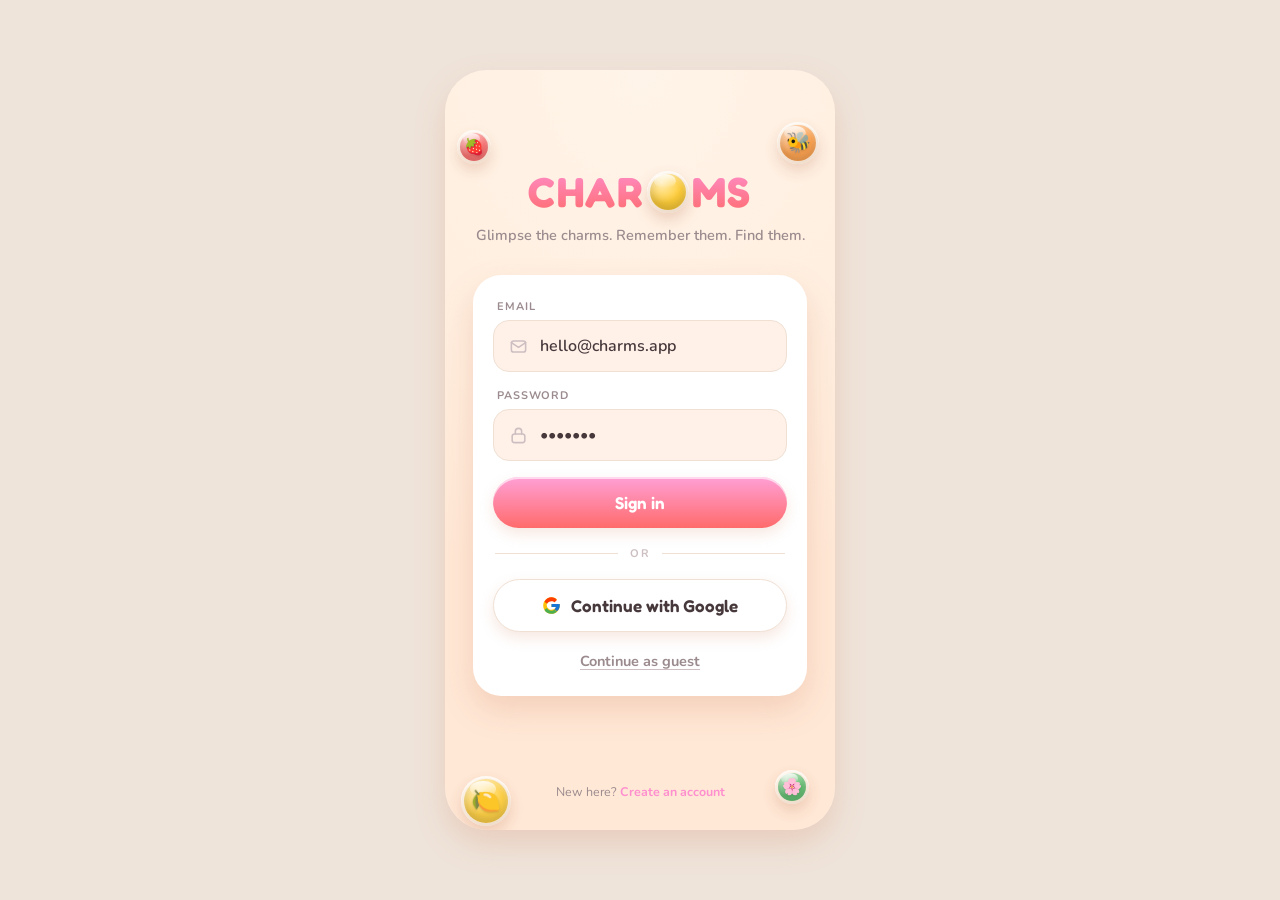
<file: mockups/sherbet/charms/01-auth.html>
<!-- @dsCard group="Brand & Onboarding" -->
<!doctype html>
<html lang="en">
<head>
<meta charset="utf-8">
<meta name="viewport" content="width=device-width, initial-scale=1">
<title>Charms · Sign in</title>
<link rel="preconnect" href="https://fonts.googleapis.com">
<link rel="preconnect" href="https://fonts.gstatic.com" crossorigin>
<link href="https://fonts.googleapis.com/css2?family=Fredoka:wght@500;600;700&family=Nunito:wght@500;600;700;800&display=swap" rel="stylesheet">
<style>
:root{
  --vt-bg:#FFF7F0; --vt-bg-board:#FBEFE6; --vt-surface:#FFFFFF; --vt-surface-2:#FFF1E8;
  --vt-hairline:#F0E0D4; --vt-ink:#46383B; --vt-ink-soft:#9B8B8E; --vt-ink-faint:#CDBFC1;
  --vt-strawberry:#FF6B6B; --vt-tangerine:#FF9E45; --vt-lemon:#FFCE3A; --vt-lime:#5BC16E;
  --vt-teal:#1FC7B6; --vt-sky:#46AEF7; --vt-grape:#9B8CFF; --vt-bubblegum:#FF8FCF;
  --vt-success:#2FD09B; --vt-life:#FF6B81;
  --vt-shadow-2:0 6px 14px rgba(217,150,120,.22); --vt-shadow-3:0 14px 30px rgba(214,140,110,.26);
  --vt-inset-top:inset 0 2px 0 rgba(255,255,255,.6); --vt-spring:cubic-bezier(.18,1.3,.4,1);
}
*{box-sizing:border-box;-webkit-tap-highlight-color:transparent}
body{margin:0;background:#EFE4DA;font-family:'Nunito',sans-serif;color:var(--vt-ink);
  min-height:100vh;display:grid;place-items:center;padding:20px}
.phone{width:390px;max-width:100%;border-radius:42px;box-shadow:var(--vt-shadow-3);
  padding:0;position:relative;overflow:hidden;min-height:760px;
  background:radial-gradient(120% 70% at 50% 0%,#FFF4E9 0%,#FFEFE0 55%,#FFE8D6 100%)}

/* floating decorative charms */
.sky{position:absolute;inset:0;overflow:hidden;pointer-events:none}
.float{position:absolute;animation:bob 5s ease-in-out infinite}
@keyframes bob{0%,100%{transform:translateY(0) rotate(var(--r,0deg))}50%{transform:translateY(-12px) rotate(var(--r,0deg))}}

/* ---- the universal Charm: round enamel disc ---- */
.charm{position:relative;aspect-ratio:1;border-radius:50%;
  background:linear-gradient(160deg,#FFF7EE,#ECD9C8);padding:3px;
  box-shadow:0 7px 14px rgba(196,130,100,.30),var(--vt-inset-top)}
.charm .enamel{width:100%;height:100%;border-radius:50%;position:relative;overflow:hidden;
  display:grid;place-items:center;
  background:radial-gradient(125% 125% at 32% 24%,rgba(255,255,255,.62),rgba(255,255,255,0) 46%),var(--c,#FF6B6B);
  box-shadow:inset 0 -6px 10px rgba(0,0,0,.18),inset 0 3px 4px rgba(255,255,255,.3)}
.charm .gloss{position:absolute;top:9%;left:17%;width:52%;height:33%;border-radius:50%;
  background:linear-gradient(180deg,rgba(255,255,255,.85),rgba(255,255,255,0));z-index:1;pointer-events:none}
.charm .motif{position:relative;z-index:2;font-size:var(--ms,28px);line-height:1;
  filter:drop-shadow(0 1px 1px rgba(0,0,0,.16))}

.wrap{position:relative;z-index:3;padding:96px 28px 30px;display:flex;flex-direction:column;
  align-items:center;min-height:760px}

/* wordmark */
.brand{display:flex;align-items:center;gap:2px;margin-bottom:8px;animation:drop .6s var(--vt-spring) both}
.brand .word{font-family:'Fredoka';font-weight:700;font-size:42px;letter-spacing:.04em;
  background:linear-gradient(180deg,#FF8FCF,#FF6B6B);-webkit-background-clip:text;background-clip:text;color:transparent}
.brand .o{width:42px;height:42px;margin:0 1px}
@keyframes drop{0%{transform:translateY(-18px) scale(.8);opacity:0}100%{transform:translateY(0) scale(1);opacity:1}}
.tag{color:var(--vt-ink-soft);font-weight:600;font-size:14.5px;margin:0 0 30px;text-align:center;
  animation:rise .5s var(--vt-spring) .14s both}
@keyframes rise{0%{transform:translateY(12px);opacity:0}100%{transform:translateY(0);opacity:1}}

.card{width:100%;background:var(--vt-surface);border-radius:28px;box-shadow:var(--vt-shadow-3);
  padding:24px 20px;animation:rise .5s var(--vt-spring) .22s both}
label{display:block;font-size:11px;font-weight:700;letter-spacing:.08em;text-transform:uppercase;
  color:var(--vt-ink-soft);margin:0 4px 6px}
.field{display:flex;align-items:center;gap:10px;background:var(--vt-surface-2);border:1.5px solid var(--vt-hairline);
  border-radius:16px;padding:13px 15px;margin-bottom:16px}
.field:focus-within{border-color:var(--vt-bubblegum);box-shadow:0 0 0 4px rgba(255,143,207,.16)}
.field svg{width:19px;height:19px;color:var(--vt-ink-faint);flex:none}
.field input{border:none;background:none;outline:none;font-family:'Nunito';font-weight:600;font-size:16px;
  color:var(--vt-ink);width:100%}
.field input::placeholder{color:var(--vt-ink-faint)}

.btn{font-family:'Fredoka';font-weight:600;font-size:17px;border:none;width:100%;padding:15px 0;
  border-radius:999px;box-shadow:var(--vt-shadow-2),var(--vt-inset-top);cursor:pointer;display:flex;
  align-items:center;justify-content:center;gap:10px;transition:transform .12s}
.btn:active{transform:scale(.96)}
.btn.primary{color:#fff;background:linear-gradient(180deg,#FFA0D6,#FF6B6B);margin-top:4px}
.divider{display:flex;align-items:center;gap:12px;color:var(--vt-ink-faint);font-size:11px;font-weight:700;
  letter-spacing:.12em;text-transform:uppercase;margin:18px 2px}
.divider::before,.divider::after{content:"";flex:1;height:1px;background:var(--vt-hairline)}
.btn.google{color:var(--vt-ink);background:#fff;border:1.5px solid var(--vt-hairline)}
.btn.google svg{width:19px;height:19px}
.guest{margin-top:18px;text-align:center;width:100%}
.guest button{background:none;border:none;font-family:'Nunito';font-weight:700;font-size:14.5px;
  color:var(--vt-ink-soft);cursor:pointer;text-decoration:underline;text-underline-offset:3px;text-decoration-color:var(--vt-ink-faint)}
.foot{margin-top:auto;padding-top:26px;font-size:12.5px;color:var(--vt-ink-soft);text-align:center}
.foot a{color:var(--vt-bubblegum);font-weight:700;text-decoration:none}
</style>
</head>
<body>
<div class="phone">
  <div class="sky" id="sky"></div>
  <div class="wrap">
    <div class="brand">
      <span class="word">CHAR</span>
      <span class="charm o" style="--c:var(--vt-lemon);--ms:0"><span class="gloss"></span><span class="enamel" style="--c:var(--vt-lemon)"></span></span>
      <span class="word">MS</span>
    </div>
    <p class="tag">Glimpse the charms. Remember them. Find them.</p>

    <div class="card">
      <label>Email</label>
      <div class="field">
        <svg viewBox="0 0 24 24" fill="none" stroke="currentColor" stroke-width="2" stroke-linecap="round" stroke-linejoin="round"><rect x="3" y="5" width="18" height="14" rx="3"/><path d="M3 7l9 6 9-6"/></svg>
        <input type="email" placeholder="you@example.com" value="hello@charms.app">
      </div>
      <label>Password</label>
      <div class="field">
        <svg viewBox="0 0 24 24" fill="none" stroke="currentColor" stroke-width="2" stroke-linecap="round" stroke-linejoin="round"><rect x="4" y="10" width="16" height="11" rx="3"/><path d="M8 10V7a4 4 0 018 0v3"/></svg>
        <input type="password" placeholder="••••••••" value="sherbet">
      </div>
      <button class="btn primary">Sign in</button>

      <div class="divider">or</div>

      <button class="btn google">
        <svg viewBox="0 0 48 48"><path fill="#FFC107" d="M43.6 20.5H42V20H24v8h11.3C33.7 32.4 29.3 35 24 35c-6.6 0-12-5.4-12-12s5.4-12 12-12c3.1 0 5.9 1.2 8 3.1l5.7-5.7C34.5 5.1 29.5 3 24 3 12.4 3 3 12.4 3 24s9.4 21 21 21 21-9.4 21-21c0-1.2-.1-2.3-.4-3.5z"/><path fill="#FF3D00" d="M6.3 14.7l6.6 4.8C14.7 16 19 13 24 13c3.1 0 5.9 1.2 8 3.1l5.7-5.7C34.5 5.1 29.5 3 24 3 16 3 9.1 7.6 6.3 14.7z"/><path fill="#4CAF50" d="M24 45c5.2 0 10-2 13.6-5.2l-6.3-5.3C29.2 36 26.7 37 24 37c-5.3 0-9.7-2.6-11.3-7l-6.5 5C9 41.3 16 45 24 45z"/><path fill="#1976D2" d="M43.6 20.5H42V20H24v8h11.3c-.8 2.2-2.2 4.1-4 5.5l6.3 5.3C41.6 36 45 30.6 45 24c0-1.2-.1-2.3-.4-3.5z"/></svg>
        Continue with Google
      </button>
      <div class="guest"><button>Continue as guest</button></div>
    </div>

    <div class="foot">New here? <a>Create an account</a></div>
  </div>
</div>

<script>
const C=['#FF6B6B','#FF9E45','#FFCE3A','#5BC16E','#1FC7B6','#46AEF7','#9B8CFF','#FF8FCF'];
const M=['🍓','🐝','🍋','🌸','⭐','💎','🍒','🦋'];
const spots=[[12,60],[332,52],[16,706],[330,700]];
const sky=document.getElementById('sky');
spots.forEach((p,i)=>{
  const wrap=document.createElement('div');wrap.className='float';
  wrap.style.left=p[0]+'px';wrap.style.top=p[1]+'px';
  wrap.style.width=(34+(i%3)*8)+'px';
  wrap.style.setProperty('--r',((i%2?1:-1)*(6+i*2))+'deg');
  wrap.style.animationDelay=(-i*0.7)+'s';wrap.style.opacity=.92;
  wrap.innerHTML='<div class="charm" style="--c:'+C[i]+'"><span class="gloss"></span><span class="enamel" style="--c:'+C[i]+'"><span class="motif" style="--ms:'+(16+(i%3)*4)+'px">'+M[i]+'</span></span></div>';
  sky.appendChild(wrap);
});
</script>
</body>
</html>
</file>
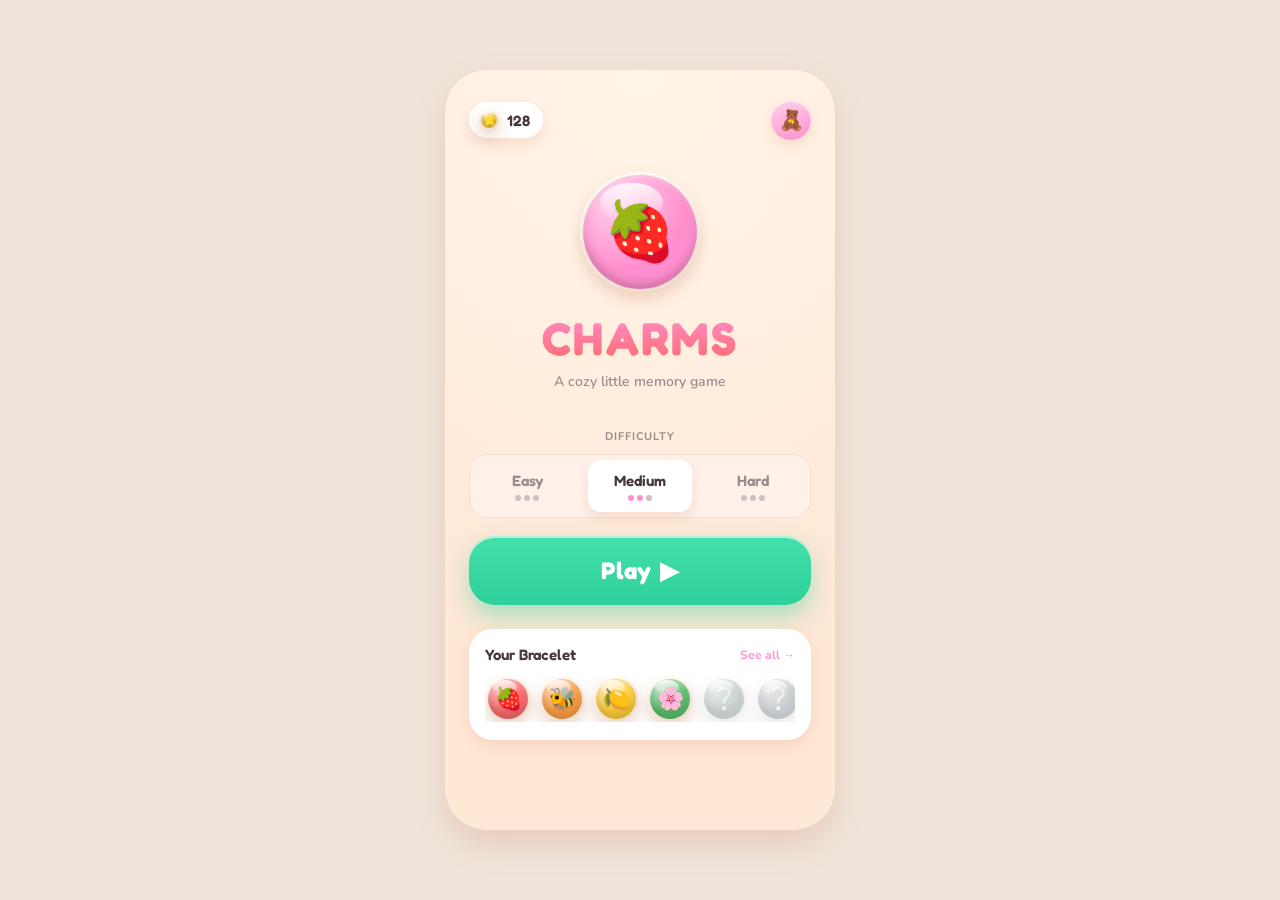
<file: mockups/sherbet/charms/02-home.html>
<!-- @dsCard group="Brand & Onboarding" -->
<!doctype html>
<html lang="en">
<head>
<meta charset="utf-8">
<meta name="viewport" content="width=device-width, initial-scale=1">
<title>Charms · Home</title>
<link rel="preconnect" href="https://fonts.googleapis.com">
<link rel="preconnect" href="https://fonts.gstatic.com" crossorigin>
<link href="https://fonts.googleapis.com/css2?family=Fredoka:wght@500;600;700&family=Nunito:wght@500;600;700;800&display=swap" rel="stylesheet">
<style>
:root{
  --vt-bg:#FFF7F0; --vt-bg-board:#FBEFE6; --vt-surface:#FFFFFF; --vt-surface-2:#FFF1E8;
  --vt-hairline:#F0E0D4; --vt-ink:#46383B; --vt-ink-soft:#9B8B8E; --vt-ink-faint:#CDBFC1;
  --vt-strawberry:#FF6B6B; --vt-tangerine:#FF9E45; --vt-lemon:#FFCE3A; --vt-lime:#5BC16E;
  --vt-teal:#1FC7B6; --vt-sky:#46AEF7; --vt-grape:#9B8CFF; --vt-bubblegum:#FF8FCF;
  --vt-success:#2FD09B; --vt-life:#FF6B81; --vt-star:#FFCE3A;
  --vt-shadow-2:0 6px 14px rgba(217,150,120,.22); --vt-shadow-3:0 14px 30px rgba(214,140,110,.26);
  --vt-inset-top:inset 0 2px 0 rgba(255,255,255,.6); --vt-spring:cubic-bezier(.18,1.3,.4,1);
}
*{box-sizing:border-box;-webkit-tap-highlight-color:transparent}
body{margin:0;background:#EFE4DA;font-family:'Nunito',sans-serif;color:var(--vt-ink);
  min-height:100vh;display:grid;place-items:center;padding:20px}
.phone{width:390px;max-width:100%;border-radius:42px;box-shadow:var(--vt-shadow-3);
  padding:0;position:relative;overflow:hidden;min-height:760px;
  background:radial-gradient(120% 70% at 50% 0%,#FFF4E9 0%,#FFEFE0 55%,#FFE8D6 100%)}
.wrap{position:relative;z-index:2;padding:30px 24px 28px;display:flex;flex-direction:column;
  align-items:center;min-height:760px}

/* charm treatment */
.charm{position:relative;aspect-ratio:1;border-radius:50%;
  background:linear-gradient(160deg,#FFF7EE,#ECD9C8);padding:3px;
  box-shadow:0 7px 14px rgba(196,130,100,.30),var(--vt-inset-top)}
.charm .enamel{width:100%;height:100%;border-radius:50%;position:relative;overflow:hidden;
  display:grid;place-items:center;
  background:radial-gradient(125% 125% at 32% 24%,rgba(255,255,255,.62),rgba(255,255,255,0) 46%),var(--c,#FF6B6B);
  box-shadow:inset 0 -6px 10px rgba(0,0,0,.18),inset 0 3px 4px rgba(255,255,255,.3)}
.charm .gloss{position:absolute;top:9%;left:17%;width:52%;height:33%;border-radius:50%;
  background:linear-gradient(180deg,rgba(255,255,255,.85),rgba(255,255,255,0));z-index:1;pointer-events:none}
.charm .motif{position:relative;z-index:2;font-size:var(--ms,26px);line-height:1;filter:drop-shadow(0 1px 1px rgba(0,0,0,.16))}

/* top bar */
.top{display:flex;align-items:center;justify-content:space-between;width:100%;margin-bottom:18px}
.coins{display:flex;align-items:center;gap:7px;background:#fff;border-radius:999px;padding:7px 13px 7px 9px;
  box-shadow:var(--vt-shadow-2),var(--vt-inset-top);font-family:'Fredoka';font-weight:600;font-size:15px}
.coins .dot{width:22px;height:22px}
.avatar{width:40px;height:40px;border-radius:50%;background:linear-gradient(160deg,#FFD3EC,#FF8FCF);
  box-shadow:var(--vt-shadow-2),var(--vt-inset-top);display:grid;place-items:center;font-size:20px}

/* hero brand + mascot */
.hero{display:flex;flex-direction:column;align-items:center;margin:14px 0 8px}
.bigcharm{width:120px;margin-bottom:18px;animation:pop .7s var(--vt-spring) both}
.bigcharm .motif{--ms:58px}
@keyframes pop{0%{transform:scale(0) rotate(-14deg)}60%{transform:scale(1.12) rotate(5deg)}100%{transform:scale(1) rotate(0)}}
.brand{font-family:'Fredoka';font-weight:700;font-size:46px;letter-spacing:.05em;margin:0;
  background:linear-gradient(180deg,#FF8FCF,#FF6B6B);-webkit-background-clip:text;background-clip:text;color:transparent;
  animation:rise .5s var(--vt-spring) .12s both}
.sub{color:var(--vt-ink-soft);font-weight:600;font-size:14px;margin:6px 0 0;animation:rise .5s var(--vt-spring) .2s both}
@keyframes rise{0%{transform:translateY(12px);opacity:0}100%{transform:translateY(0);opacity:1}}

/* difficulty selector */
.seg-label{font-size:11px;font-weight:700;letter-spacing:.1em;text-transform:uppercase;color:var(--vt-ink-soft);
  margin:30px 0 10px;text-align:center;width:100%}
.seg{display:flex;gap:8px;width:100%;background:var(--vt-surface-2);border:1.5px solid var(--vt-hairline);
  border-radius:18px;padding:5px}
.seg button{flex:1;border:none;background:none;border-radius:13px;padding:11px 0;cursor:pointer;
  font-family:'Fredoka';font-weight:600;font-size:15px;color:var(--vt-ink-soft);display:flex;
  flex-direction:column;align-items:center;gap:5px;transition:transform .12s}
.seg button:active{transform:scale(.96)}
.seg button .pips{display:flex;gap:3px}
.seg button .pips i{width:6px;height:6px;border-radius:50%;background:var(--vt-ink-faint)}
.seg button.on{background:#fff;color:var(--vt-ink);box-shadow:var(--vt-shadow-2),var(--vt-inset-top)}
.seg button.on .pips i{background:var(--vt-bubblegum)}
.seg button.on .pips i.off{background:var(--vt-ink-faint)}

/* PLAY */
.play{margin-top:18px;width:100%;font-family:'Fredoka';font-weight:700;font-size:24px;color:#fff;border:none;
  background:linear-gradient(180deg,#43E0AB,#2FD09B);padding:20px 0;border-radius:26px;cursor:pointer;
  box-shadow:0 12px 24px rgba(47,208,155,.4),var(--vt-inset-top);letter-spacing:.03em;transition:transform .12s}
.play:active{transform:scale(.97)}
.play .ico{margin-left:8px}

/* bracelet peek */
.bracelet{margin-top:24px;width:100%;background:#fff;border-radius:24px;box-shadow:var(--vt-shadow-2);
  padding:16px 16px 18px}
.bhead{display:flex;align-items:center;justify-content:space-between;margin-bottom:12px}
.bhead h4{margin:0;font-family:'Fredoka';font-weight:600;font-size:15px}
.bhead a{font-size:12px;font-weight:700;color:var(--vt-bubblegum);text-decoration:none}
.strand{display:flex;align-items:center;gap:8px;overflow:hidden}
.strand .charm{width:46px;flex:none}
.strand .charm.locked{filter:grayscale(.9) opacity(.5)}
.strand .more{font-family:'Fredoka';font-weight:600;font-size:13px;color:var(--vt-ink-soft);flex:none;margin-left:2px}
</style>
</head>
<body>
<div class="phone">
  <div class="wrap">
    <div class="top">
      <div class="coins">
        <span class="charm dot" style="--c:var(--vt-lemon)"><span class="gloss"></span><span class="enamel" style="--c:var(--vt-lemon)"><span class="motif" style="--ms:12px">⭐</span></span></span>
        128
      </div>
      <div class="avatar">🧸</div>
    </div>

    <div class="hero">
      <div class="charm bigcharm" style="--c:var(--vt-bubblegum)"><span class="gloss"></span><span class="enamel" style="--c:var(--vt-bubblegum)"><span class="motif">🍓</span></span></div>
      <h1 class="brand">CHARMS</h1>
      <p class="sub">A cozy little memory game</p>
    </div>

    <div class="seg-label">Difficulty</div>
    <div class="seg">
      <button><span>Easy</span><span class="pips"><i></i><i class="off"></i><i class="off"></i></span></button>
      <button class="on"><span>Medium</span><span class="pips"><i></i><i></i><i class="off"></i></span></button>
      <button><span>Hard</span><span class="pips"><i></i><i></i><i></i></span></button>
    </div>

    <button class="play">Play<span class="ico">▶</span></button>

    <div class="bracelet">
      <div class="bhead"><h4>Your Bracelet</h4><a>See all →</a></div>
      <div class="strand" id="strand"></div>
    </div>
  </div>
</div>

<script>
const C=['#FF6B6B','#FF9E45','#FFCE3A','#5BC16E','#1FC7B6','#46AEF7','#9B8CFF','#FF8FCF'];
const M=['🍓','🐝','🍋','🌸','🌊','💎','⭐','🦋'];
const strand=document.getElementById('strand');
for(let i=0;i<6;i++){
  const d=document.createElement('div');
  d.className='charm'+(i>3?' locked':'');d.style.setProperty('--c',C[i]);
  d.innerHTML='<span class="gloss"></span><span class="enamel" style="--c:'+C[i]+'"><span class="motif" style="--ms:22px">'+(i>3?'❔':M[i])+'</span></span>';
  strand.appendChild(d);
}
const more=document.createElement('span');more.className='more';more.textContent='+22';strand.appendChild(more);
</script>
</body>
</html>
</file>
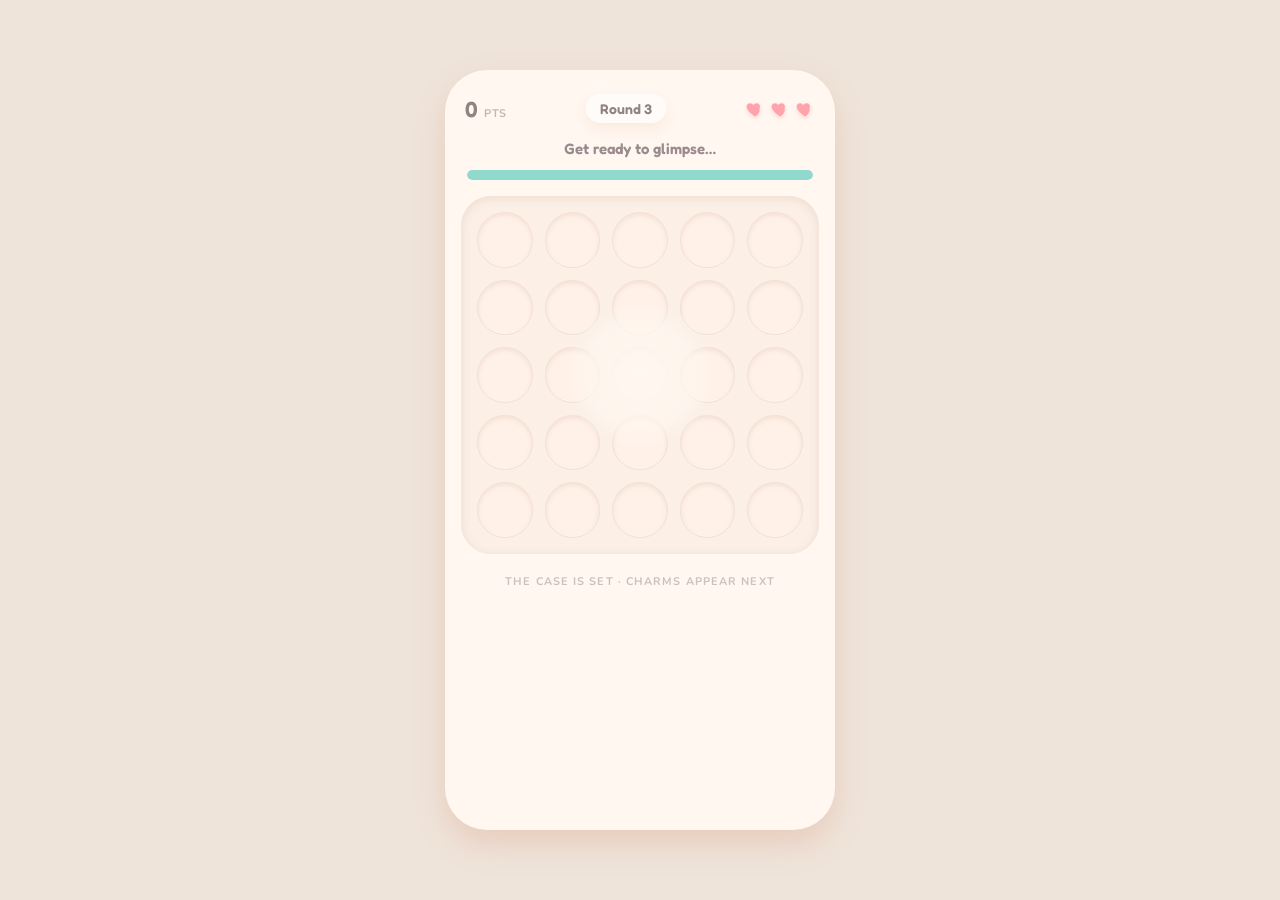
<file: mockups/sherbet/charms/03-countdown.html>
<!-- @dsCard group="Gameplay" -->
<!doctype html>
<html lang="en">
<head>
<meta charset="utf-8">
<meta name="viewport" content="width=device-width, initial-scale=1">
<title>Charms · Countdown</title>
<link rel="preconnect" href="https://fonts.googleapis.com">
<link rel="preconnect" href="https://fonts.gstatic.com" crossorigin>
<link href="https://fonts.googleapis.com/css2?family=Fredoka:wght@500;600;700&family=Nunito:wght@500;600;700;800&display=swap" rel="stylesheet">
<style>
:root{
  --vt-bg:#FFF7F0; --vt-bg-board:#FBEFE6; --vt-surface:#FFFFFF; --vt-surface-2:#FFF1E8;
  --vt-hairline:#F0E0D4; --vt-ink:#46383B; --vt-ink-soft:#9B8B8E; --vt-ink-faint:#CDBFC1;
  --vt-life:#FF6B81; --vt-bubblegum:#FF8FCF; --vt-timer-calm:#46C7B6;
  --vt-shadow-2:0 6px 14px rgba(217,150,120,.22); --vt-shadow-3:0 14px 30px rgba(214,140,110,.26);
  --vt-inset-top:inset 0 2px 0 rgba(255,255,255,.6); --vt-spring:cubic-bezier(.18,1.3,.4,1);
}
*{box-sizing:border-box;-webkit-tap-highlight-color:transparent}
body{margin:0;background:#EFE4DA;font-family:'Nunito',sans-serif;color:var(--vt-ink);
  min-height:100vh;display:grid;place-items:center;padding:20px}
.phone{width:390px;max-width:100%;background:var(--vt-bg);border-radius:42px;
  box-shadow:var(--vt-shadow-3);padding:18px 16px 26px;position:relative;overflow:hidden;min-height:760px}

/* HUD (inert) */
.hud{display:flex;align-items:center;justify-content:space-between;gap:10px;padding:6px 4px 14px;opacity:.6}
.score{font-family:'Fredoka';font-weight:600;font-size:22px;font-variant-numeric:tabular-nums;display:flex;align-items:baseline;gap:6px}
.score small{font-family:'Nunito';font-size:11px;font-weight:700;letter-spacing:.06em;text-transform:uppercase;color:var(--vt-ink-soft)}
.lvl-pill{font-family:'Fredoka';font-weight:600;font-size:14px;background:var(--vt-surface);padding:6px 14px;border-radius:999px;box-shadow:var(--vt-shadow-2),var(--vt-inset-top)}
.lives{display:flex;gap:5px}
.heart{width:20px;height:20px;color:var(--vt-life);filter:drop-shadow(0 2px 2px rgba(255,107,129,.4))}
.timer{height:10px;border-radius:999px;background:var(--vt-surface-2);overflow:hidden;margin:0 6px 16px;
  box-shadow:inset 0 1px 2px rgba(0,0,0,.06);opacity:.6}
.timer i{display:block;height:100%;width:100%;border-radius:999px;background:var(--vt-timer-calm)}
.banner{text-align:center;font-family:'Fredoka';font-weight:600;font-size:15px;margin:2px 0 12px;color:var(--vt-ink-soft)}

/* the Case — drawn, empty */
.case{background:var(--vt-bg-board);border-radius:30px;padding:16px;position:relative;
  box-shadow:inset 0 2px 10px rgba(180,120,90,.16);
  display:grid;grid-template-columns:repeat(5,1fr);gap:12px}
.setting{aspect-ratio:1;border-radius:50%;background:var(--vt-surface-2);border:1px solid var(--vt-hairline);
  box-shadow:inset 0 2px 4px rgba(180,120,90,.14),inset 0 -1px 0 rgba(255,255,255,.5)}

/* countdown numerals, centered inside the Case border */
.count{position:absolute;inset:0;display:grid;place-items:center;pointer-events:none}
.count .ring{position:absolute;width:150px;height:150px;border-radius:50%;
  background:radial-gradient(closest-side,rgba(255,247,240,.94),rgba(255,247,240,.7) 70%,rgba(255,247,240,0));}
.num{position:absolute;font-family:'Fredoka';font-weight:700;font-size:130px;line-height:1;
  background:linear-gradient(180deg,#FFB0DC,#FF6B6B);-webkit-background-clip:text;background-clip:text;color:transparent;
  opacity:0;filter:drop-shadow(0 6px 14px rgba(255,107,129,.32))}
.num.go{font-size:64px;background:linear-gradient(180deg,#5BD9C9,#2FD09B);-webkit-background-clip:text;background-clip:text}
.num:nth-child(2){animation:beat 3.2s ease-out 0s infinite}
.num:nth-child(3){animation:beat 3.2s ease-out .8s infinite}
.num:nth-child(4){animation:beat 3.2s ease-out 1.6s infinite}
.num:nth-child(5){animation:beatGo 3.2s ease-out 2.4s infinite}
@keyframes beat{
  0%{opacity:0;transform:scale(.4)}
  9%{opacity:1;transform:scale(1.12)}
  16%{transform:scale(1)}
  22%{opacity:1}
  25%{opacity:0;transform:scale(.86)}
  100%{opacity:0}
}
@keyframes beatGo{
  0%{opacity:0;transform:scale(.5)}
  9%{opacity:1;transform:scale(1.18)}
  16%{transform:scale(1)}
  24%{opacity:1;transform:scale(1.04)}
  30%{opacity:0;transform:scale(1.1)}
  100%{opacity:0}
}
.foot{text-align:center;color:var(--vt-ink-faint);font-size:11px;font-weight:700;letter-spacing:.1em;text-transform:uppercase;margin-top:20px}
</style>
</head>
<body>
<div class="phone">
  <div class="hud">
    <div class="score">0<small>pts</small></div>
    <div class="lvl-pill">Round 3</div>
    <div class="lives">
      <svg class="heart" viewBox="0 0 24 24" fill="currentColor"><path d="M12 21s-7-4.6-9.3-9C1 8.5 2.6 5 6 5c2 0 3.2 1.2 4 2.3C10.8 6.2 12 5 14 5c3.4 0 5 3.5 3.3 7C19 16.4 12 21 12 21z"/></svg>
      <svg class="heart" viewBox="0 0 24 24" fill="currentColor"><path d="M12 21s-7-4.6-9.3-9C1 8.5 2.6 5 6 5c2 0 3.2 1.2 4 2.3C10.8 6.2 12 5 14 5c3.4 0 5 3.5 3.3 7C19 16.4 12 21 12 21z"/></svg>
      <svg class="heart" viewBox="0 0 24 24" fill="currentColor"><path d="M12 21s-7-4.6-9.3-9C1 8.5 2.6 5 6 5c2 0 3.2 1.2 4 2.3C10.8 6.2 12 5 14 5c3.4 0 5 3.5 3.3 7C19 16.4 12 21 12 21z"/></svg>
    </div>
  </div>

  <div class="banner">Get ready to glimpse…</div>
  <div class="timer"><i></i></div>

  <div class="case" id="case">
    <div class="count">
      <div class="ring"></div>
      <div class="num">3</div>
      <div class="num">2</div>
      <div class="num">1</div>
      <div class="num go">Go!</div>
    </div>
  </div>

  <div class="foot">The case is set · charms appear next</div>
</div>

<script>
const c=document.getElementById('case');
for(let i=0;i<25;i++){const s=document.createElement('div');s.className='setting';c.insertBefore(s,c.firstChild);}
</script>
</body>
</html>
</file>
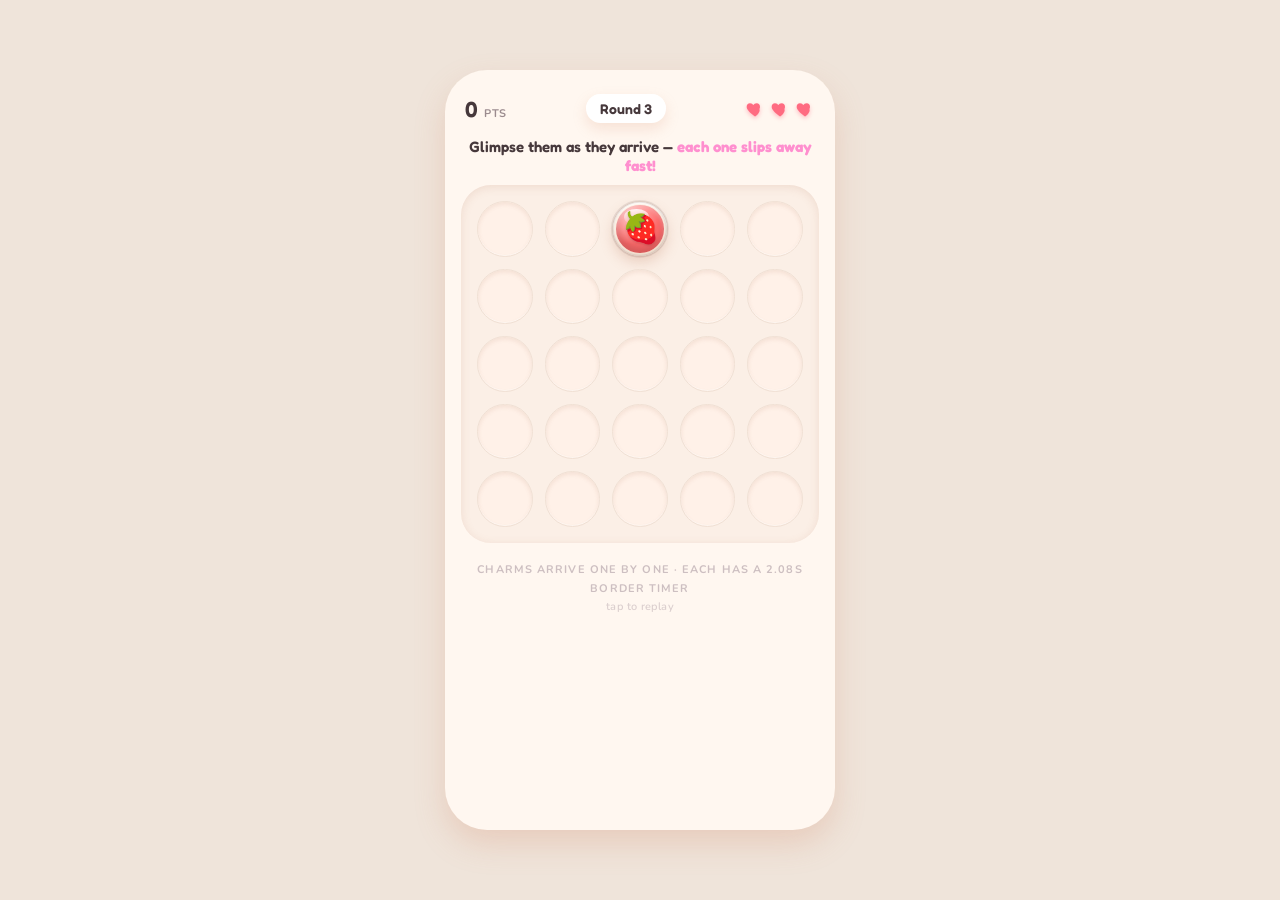
<file: mockups/sherbet/charms/04-glimpse-stagger.html>
<!-- @dsCard group="Gameplay" -->
<!doctype html>
<html lang="en">
<head>
<meta charset="utf-8">
<meta name="viewport" content="width=device-width, initial-scale=1, viewport-fit=cover">
<title>Charms · Glimpse (staggered + border timers)</title>
<link rel="preconnect" href="https://fonts.googleapis.com">
<link rel="preconnect" href="https://fonts.gstatic.com" crossorigin>
<link href="https://fonts.googleapis.com/css2?family=Fredoka:wght@500;600;700&family=Nunito:wght@500;600;700;800&display=swap" rel="stylesheet">
<style>
:root{
  --vt-bg:#FFF7F0; --vt-bg-board:#FBEFE6; --vt-surface:#FFFFFF; --vt-surface-2:#FFF1E8;
  --vt-hairline:#F0E0D4; --vt-ink:#46383B; --vt-ink-soft:#9B8B8E; --vt-ink-faint:#CDBFC1;
  --vt-strawberry:#FF6B6B; --vt-tangerine:#FF9E45; --vt-lemon:#FFCE3A; --vt-lime:#5BC16E;
  --vt-teal:#1FC7B6; --vt-sky:#46AEF7; --vt-grape:#9B8CFF; --vt-bubblegum:#FF8FCF;
  --vt-life:#FF6B81; --vt-timer-calm:#46C7B6; --vt-timer-warn:#FFB13C; --vt-timer-hot:#FF6B6B;
  --vt-shadow-2:0 6px 14px rgba(217,150,120,.22); --vt-shadow-3:0 14px 30px rgba(214,140,110,.26);
  --vt-inset-top:inset 0 2px 0 rgba(255,255,255,.6); --vt-spring:cubic-bezier(.18,1.3,.4,1);
}
*{box-sizing:border-box;-webkit-tap-highlight-color:transparent}
body{margin:0;background:#EFE4DA;font-family:'Nunito',sans-serif;color:var(--vt-ink);
  min-height:100vh;display:grid;place-items:center;padding:20px}
.phone{width:390px;max-width:100%;background:var(--vt-bg);border-radius:42px;
  box-shadow:var(--vt-shadow-3);padding:18px 16px 26px;position:relative;overflow:hidden;min-height:760px;
  cursor:pointer;user-select:none}

/* HUD */
.hud{display:flex;align-items:center;justify-content:space-between;gap:10px;padding:6px 4px 12px}
.score{font-family:'Fredoka';font-weight:600;font-size:22px;font-variant-numeric:tabular-nums;display:flex;align-items:baseline;gap:6px}
.score small{font-family:'Nunito';font-size:11px;font-weight:700;letter-spacing:.06em;text-transform:uppercase;color:var(--vt-ink-soft)}
.lvl-pill{font-family:'Fredoka';font-weight:600;font-size:14px;background:var(--vt-surface);padding:6px 14px;border-radius:999px;box-shadow:var(--vt-shadow-2),var(--vt-inset-top)}
.lives{display:flex;gap:5px}
.heart{width:20px;height:20px;color:var(--vt-life);filter:drop-shadow(0 2px 2px rgba(255,107,129,.4))}

.banner{text-align:center;font-family:'Fredoka';font-weight:600;font-size:15px;margin:2px 0 10px}
.banner b{color:var(--vt-bubblegum)}

/* the Case */
.case{background:var(--vt-bg-board);border-radius:30px;padding:16px;
  box-shadow:inset 0 2px 10px rgba(180,120,90,.16);
  display:grid;grid-template-columns:repeat(5,1fr);gap:12px}
.setting{aspect-ratio:1;border-radius:50%;background:var(--vt-surface-2);border:1px solid var(--vt-hairline);
  box-shadow:inset 0 2px 4px rgba(180,120,90,.14),inset 0 -1px 0 rgba(255,255,255,.5);position:relative}

/* charm */
.charm{position:absolute;inset:0;border-radius:50%;
  background:linear-gradient(160deg,#FFF7EE,#ECD9C8);padding:3px;
  box-shadow:0 6px 13px rgba(196,130,100,.30),var(--vt-inset-top);opacity:0;transform:scale(.3)}
.charm .enamel{width:100%;height:100%;border-radius:50%;position:relative;overflow:hidden;display:grid;place-items:center;
  background:radial-gradient(125% 125% at 32% 24%,rgba(255,255,255,.62),rgba(255,255,255,0) 46%),var(--c,#FF6B6B);
  box-shadow:inset 0 -6px 10px rgba(0,0,0,.18),inset 0 3px 4px rgba(255,255,255,.3)}
.charm .gloss{position:absolute;top:9%;left:17%;width:52%;height:33%;border-radius:50%;
  background:linear-gradient(180deg,rgba(255,255,255,.85),rgba(255,255,255,0));z-index:1;pointer-events:none}
.charm .motif{position:relative;z-index:2;font-size:30px;line-height:1;filter:drop-shadow(0 1px 1px rgba(0,0,0,.16))}
/* shimmer sweep used during slip-away */
.charm .shimmer{position:absolute;inset:0;z-index:3;border-radius:50%;opacity:0;
  background:linear-gradient(115deg,rgba(255,255,255,0) 38%,rgba(255,255,255,.9) 50%,rgba(255,255,255,0) 62%);
  background-size:260% 100%;background-position:120% 0}

/* the per-charm BORDER TIMER ring — drains over one "bloom window" (2.08s),
   the same time a tetromino used to be lit + decay in the old game */
.charm .ring{position:absolute;inset:-3px;z-index:4;pointer-events:none;opacity:0;transform:rotate(-90deg)}
.charm .ring circle{fill:none}
.charm .ring .track{stroke:rgba(70,56,59,.10);stroke-width:5}
.charm .ring .fg{stroke:var(--vt-timer-calm);stroke-width:6;stroke-linecap:round;
  stroke-dasharray:289.03;stroke-dashoffset:0}

/* ---- lifecycle (driven by JS toggling .in / .out) ---- */
/* settle in — springy pop, no glow-bloom */
.charm.in{animation:settle .5s var(--vt-spring) both, breathe 2.6s ease-in-out .9s infinite}
@keyframes settle{0%{opacity:0;transform:scale(.3)}60%{opacity:1;transform:scale(1.12)}100%{opacity:1;transform:scale(1)}}
@keyframes breathe{0%,100%{transform:scale(1)}50%{transform:scale(1.018)}}
/* when live, reveal the ring and drain it (color warms teal→amber→coral as it empties) */
.charm.in .ring{opacity:1;animation:ringFade .35s ease both}
.charm.in .ring .fg{animation:drain 2.08s linear both, ringHue 2.08s linear both}
@keyframes ringFade{from{opacity:0}to{opacity:1}}
@keyframes drain{from{stroke-dashoffset:0}to{stroke-dashoffset:289.03}}
@keyframes ringHue{0%{stroke:var(--vt-timer-calm)}55%{stroke:var(--vt-timer-warn)}100%{stroke:var(--vt-timer-hot)}}

/* slip away — gentle lift + soft shimmer-fade (opacity), never a pop */
.charm.out{animation:slip .6s ease-in-out both}
.charm.out .ring{opacity:0;transition:opacity .25s ease}
.charm.out .shimmer{animation:sweep .6s ease-in-out both}
@keyframes slip{
  0%{opacity:1;transform:scale(1) translateY(0)}
  45%{opacity:.55;transform:scale(1.03) translateY(-2px)}
  100%{opacity:0;transform:scale(1.06) translateY(-5px)}
}
@keyframes sweep{0%{opacity:0;background-position:120% 0}40%{opacity:.85}100%{opacity:0;background-position:-60% 0}}

.foot{text-align:center;color:var(--vt-ink-faint);font-size:11px;font-weight:700;letter-spacing:.1em;text-transform:uppercase;margin-top:18px;line-height:1.7}
.tap-hint{opacity:.7;text-transform:none;letter-spacing:.02em;font-weight:600}

@media (prefers-reduced-motion: reduce){
  .charm.in{animation:none;opacity:1;transform:scale(1)}
  .charm.in .ring{opacity:1;animation:none}
  .charm.in .ring .fg{animation:none;stroke:var(--vt-timer-warn);stroke-dashoffset:130}
  .charm.out{animation:none;opacity:0}
  .charm .shimmer{animation:none!important;opacity:0}
}
</style>
</head>
<body>
<div class="phone" id="phone" title="tap to replay">
  <div class="hud">
    <div class="score">0<small>pts</small></div>
    <div class="lvl-pill">Round 3</div>
    <div class="lives">
      <svg class="heart" viewBox="0 0 24 24" fill="currentColor"><path d="M12 21s-7-4.6-9.3-9C1 8.5 2.6 5 6 5c2 0 3.2 1.2 4 2.3C10.8 6.2 12 5 14 5c3.4 0 5 3.5 3.3 7C19 16.4 12 21 12 21z"/></svg>
      <svg class="heart" viewBox="0 0 24 24" fill="currentColor"><path d="M12 21s-7-4.6-9.3-9C1 8.5 2.6 5 6 5c2 0 3.2 1.2 4 2.3C10.8 6.2 12 5 14 5c3.4 0 5 3.5 3.3 7C19 16.4 12 21 12 21z"/></svg>
      <svg class="heart" viewBox="0 0 24 24" fill="currentColor"><path d="M12 21s-7-4.6-9.3-9C1 8.5 2.6 5 6 5c2 0 3.2 1.2 4 2.3C10.8 6.2 12 5 14 5c3.4 0 5 3.5 3.3 7C19 16.4 12 21 12 21z"/></svg>
    </div>
  </div>

  <div class="banner">Glimpse them as they arrive — <b>each one slips away fast!</b></div>

  <div class="case" id="case"></div>

  <div class="foot">
    charms arrive one by one · each has a 2.08s border timer
    <div class="tap-hint">tap to replay</div>
  </div>
</div>

<script>
const COLORS={
  strawberry:'#FF6B6B',tangerine:'#FF9E45',lemon:'#FFCE3A',lime:'#5BC16E',
  teal:'#1FC7B6',sky:'#46AEF7',grape:'#9B8CFF',bubblegum:'#FF8FCF'
};
// timings borrowed from the old Phosphor/VanishingTiles reveal curve:
//   BLOOM_MS = on-screen time per piece (flash + hold + decay)
//   STEP_MS  = gap between consecutive reveals (staggered, slightly overlapping)
const BLOOM_MS=2080, STEP_MS=1120, SLIP_MS=600, REPLAY_GAP_MS=1100;

// 6 charms scattered across the 25 Settings; `order` drives the staggered arrival
const charms=[
  {i:2, col:'strawberry',m:'🍓',order:0},
  {i:6, col:'sky',       m:'💧',order:1},
  {i:9, col:'lemon',     m:'🍋',order:2},
  {i:12,col:'bubblegum', m:'🌸',order:3},
  {i:18,col:'grape',     m:'⭐',order:4},
  {i:21,col:'lime',      m:'🐝',order:5},
];

const caseEl=document.getElementById('case');
const charmEls={};
for(let s=0;s<25;s++){
  const slot=document.createElement('div');slot.className='setting';
  const ch=charms.find(x=>x.i===s);
  if(ch){
    const el=document.createElement('div');el.className='charm';
    el.innerHTML=
      '<span class="enamel" style="--c:'+COLORS[ch.col]+'">'+
        '<span class="gloss"></span>'+
        '<span class="motif">'+ch.m+'</span>'+
        '<span class="shimmer"></span>'+
      '</span>'+
      '<svg class="ring" viewBox="0 0 100 100">'+
        '<circle class="track" cx="50" cy="50" r="46"></circle>'+
        '<circle class="fg" cx="50" cy="50" r="46"></circle>'+
      '</svg>';
    slot.appendChild(el);
    charmEls[ch.order]=el;
  }
  caseEl.appendChild(slot);
}

let timers=[];
function clearTimers(){timers.forEach(clearTimeout);timers=[];}
function later(fn,ms){timers.push(setTimeout(fn,ms));}

function runSequence(){
  clearTimers();
  // reset all charms
  charms.forEach(ch=>{const el=charmEls[ch.order];el.classList.remove('in','out');});
  // force reflow so re-adding classes restarts the animations
  void caseEl.offsetWidth;

  let lastExit=0;
  charms.forEach(ch=>{
    const el=charmEls[ch.order];
    const arrive=ch.order*STEP_MS;       // staggered entrance
    const exit=arrive+BLOOM_MS;          // border timer empties → slip away
    later(()=>el.classList.add('in'),arrive);
    later(()=>{el.classList.remove('in');el.classList.add('out');},exit);
    lastExit=Math.max(lastExit,exit+SLIP_MS);
  });

  // loop the demo
  later(runSequence,lastExit+REPLAY_GAP_MS);
}

document.getElementById('phone').addEventListener('click',runSequence);
runSequence();
</script>
</body>
</html>
</file>
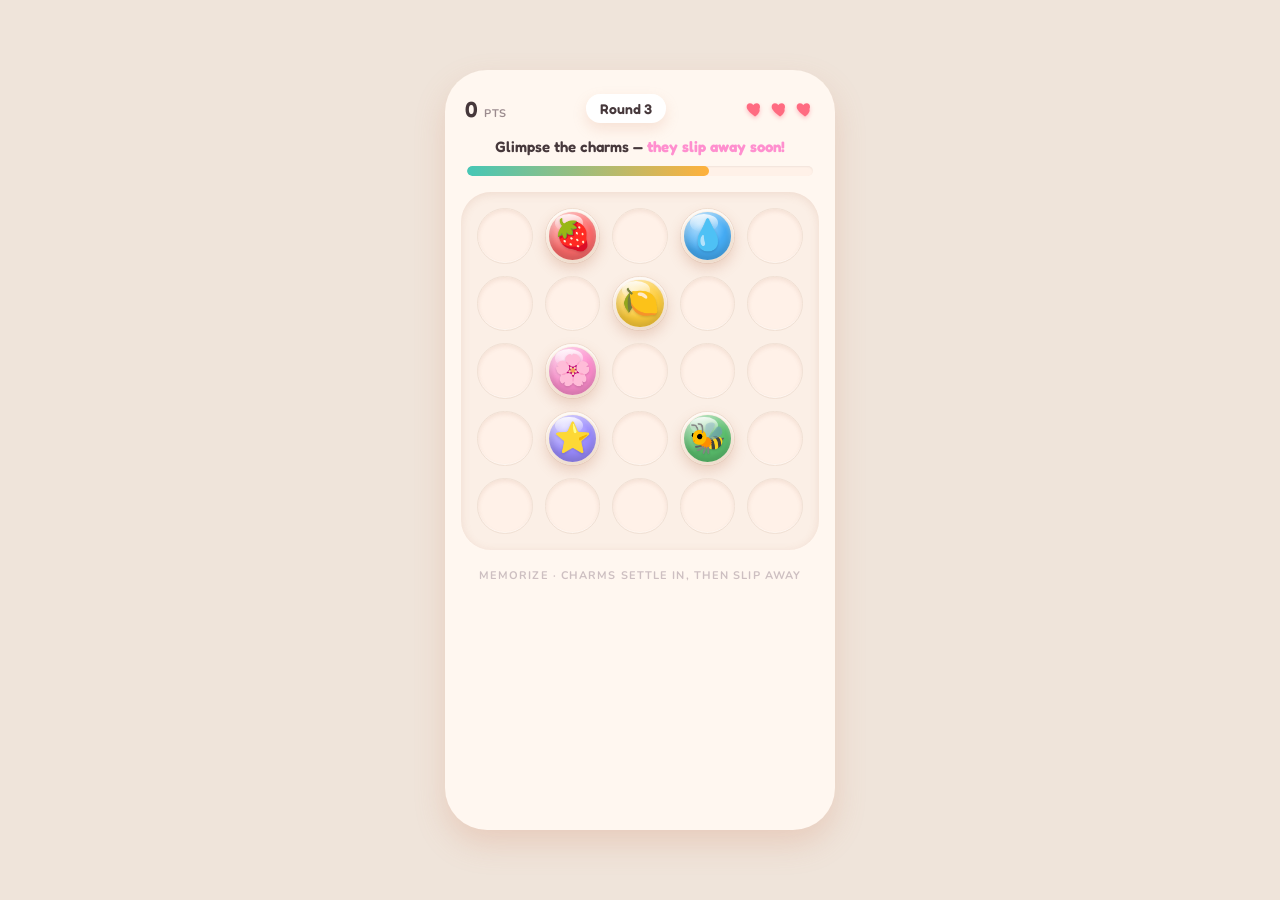
<file: mockups/sherbet/charms/04-glimpse.html>
<!-- @dsCard group="Gameplay" -->
<!doctype html>
<html lang="en">
<head>
<meta charset="utf-8">
<meta name="viewport" content="width=device-width, initial-scale=1">
<title>Charms · Glimpse</title>
<link rel="preconnect" href="https://fonts.googleapis.com">
<link rel="preconnect" href="https://fonts.gstatic.com" crossorigin>
<link href="https://fonts.googleapis.com/css2?family=Fredoka:wght@500;600;700&family=Nunito:wght@500;600;700;800&display=swap" rel="stylesheet">
<style>
:root{
  --vt-bg:#FFF7F0; --vt-bg-board:#FBEFE6; --vt-surface:#FFFFFF; --vt-surface-2:#FFF1E8;
  --vt-hairline:#F0E0D4; --vt-ink:#46383B; --vt-ink-soft:#9B8B8E; --vt-ink-faint:#CDBFC1;
  --vt-strawberry:#FF6B6B; --vt-tangerine:#FF9E45; --vt-lemon:#FFCE3A; --vt-lime:#5BC16E;
  --vt-teal:#1FC7B6; --vt-sky:#46AEF7; --vt-grape:#9B8CFF; --vt-bubblegum:#FF8FCF;
  --vt-life:#FF6B81; --vt-timer-calm:#46C7B6; --vt-timer-warn:#FFB13C;
  --vt-shadow-2:0 6px 14px rgba(217,150,120,.22); --vt-shadow-3:0 14px 30px rgba(214,140,110,.26);
  --vt-inset-top:inset 0 2px 0 rgba(255,255,255,.6); --vt-spring:cubic-bezier(.18,1.3,.4,1);
}
*{box-sizing:border-box;-webkit-tap-highlight-color:transparent}
body{margin:0;background:#EFE4DA;font-family:'Nunito',sans-serif;color:var(--vt-ink);
  min-height:100vh;display:grid;place-items:center;padding:20px}
.phone{width:390px;max-width:100%;background:var(--vt-bg);border-radius:42px;
  box-shadow:var(--vt-shadow-3);padding:18px 16px 26px;position:relative;overflow:hidden;min-height:760px}

/* HUD */
.hud{display:flex;align-items:center;justify-content:space-between;gap:10px;padding:6px 4px 12px}
.score{font-family:'Fredoka';font-weight:600;font-size:22px;font-variant-numeric:tabular-nums;display:flex;align-items:baseline;gap:6px}
.score small{font-family:'Nunito';font-size:11px;font-weight:700;letter-spacing:.06em;text-transform:uppercase;color:var(--vt-ink-soft)}
.lvl-pill{font-family:'Fredoka';font-weight:600;font-size:14px;background:var(--vt-surface);padding:6px 14px;border-radius:999px;box-shadow:var(--vt-shadow-2),var(--vt-inset-top)}
.lives{display:flex;gap:5px}
.heart{width:20px;height:20px;color:var(--vt-life);filter:drop-shadow(0 2px 2px rgba(255,107,129,.4))}

.banner{text-align:center;font-family:'Fredoka';font-weight:600;font-size:15px;margin:2px 0 10px}
.banner b{color:var(--vt-bubblegum)}
.timer{height:10px;border-radius:999px;background:var(--vt-surface-2);overflow:hidden;margin:0 6px 16px;box-shadow:inset 0 1px 2px rgba(0,0,0,.06)}
.timer i{display:block;height:100%;border-radius:999px;background:linear-gradient(90deg,var(--vt-timer-calm),var(--vt-timer-warn));
  width:70%;animation:drain 5s linear infinite}
@keyframes drain{from{width:100%}to{width:14%}}

/* the Case */
.case{background:var(--vt-bg-board);border-radius:30px;padding:16px;
  box-shadow:inset 0 2px 10px rgba(180,120,90,.16);
  display:grid;grid-template-columns:repeat(5,1fr);gap:12px}
.setting{aspect-ratio:1;border-radius:50%;background:var(--vt-surface-2);border:1px solid var(--vt-hairline);
  box-shadow:inset 0 2px 4px rgba(180,120,90,.14),inset 0 -1px 0 rgba(255,255,255,.5);position:relative}

/* charm */
.charm{position:absolute;inset:0;border-radius:50%;
  background:linear-gradient(160deg,#FFF7EE,#ECD9C8);padding:3px;
  box-shadow:0 6px 13px rgba(196,130,100,.30),var(--vt-inset-top);opacity:0}
.charm .enamel{width:100%;height:100%;border-radius:50%;position:relative;overflow:hidden;display:grid;place-items:center;
  background:radial-gradient(125% 125% at 32% 24%,rgba(255,255,255,.62),rgba(255,255,255,0) 46%),var(--c,#FF6B6B);
  box-shadow:inset 0 -6px 10px rgba(0,0,0,.18),inset 0 3px 4px rgba(255,255,255,.3)}
.charm .gloss{position:absolute;top:9%;left:17%;width:52%;height:33%;border-radius:50%;
  background:linear-gradient(180deg,rgba(255,255,255,.85),rgba(255,255,255,0));z-index:1;pointer-events:none}
.charm .motif{position:relative;z-index:2;font-size:30px;line-height:1;filter:drop-shadow(0 1px 1px rgba(0,0,0,.16))}
/* shimmer sweep used during slip-away */
.charm .shimmer{position:absolute;inset:0;z-index:3;border-radius:50%;opacity:0;
  background:linear-gradient(115deg,rgba(255,255,255,0) 38%,rgba(255,255,255,.9) 50%,rgba(255,255,255,0) 62%);
  background-size:260% 100%;background-position:120% 0}

/* settle-in springy, then (some) slip away with a soft shimmer-fade — no blur-bloom, no pop */
.charm.settle{animation:settle .5s var(--vt-spring) var(--d,0s) both,breathe 2.6s ease-in-out 1.4s infinite}
.charm.slip{animation:settle .5s var(--vt-spring) var(--d,0s) both, slip 1.6s ease-in-out var(--sd,2s) infinite}
.charm.slip .shimmer{animation:sweep 1.6s ease-in-out var(--sd,2s) infinite}
@keyframes settle{0%{opacity:0;transform:scale(.3)}60%{opacity:1;transform:scale(1.12)}100%{opacity:1;transform:scale(1)}}
@keyframes breathe{0%,100%{transform:scale(1)}50%{transform:scale(1.018)}}
/* slip-away: gentle lift + soft fade (opacity), no hard pop, no glow-bloom */
@keyframes slip{
  0%,40%{opacity:1;transform:scale(1) translateY(0)}
  70%{opacity:.5;transform:scale(1.03) translateY(-2px)}
  100%{opacity:0;transform:scale(1.05) translateY(-4px)}
}
@keyframes sweep{
  0%,40%{opacity:0;background-position:120% 0}
  55%{opacity:.85}
  100%{opacity:0;background-position:-60% 0}
}
.foot{text-align:center;color:var(--vt-ink-faint);font-size:11px;font-weight:700;letter-spacing:.1em;text-transform:uppercase;margin-top:18px}
</style>
</head>
<body>
<div class="phone">
  <div class="hud">
    <div class="score">0<small>pts</small></div>
    <div class="lvl-pill">Round 3</div>
    <div class="lives">
      <svg class="heart" viewBox="0 0 24 24" fill="currentColor"><path d="M12 21s-7-4.6-9.3-9C1 8.5 2.6 5 6 5c2 0 3.2 1.2 4 2.3C10.8 6.2 12 5 14 5c3.4 0 5 3.5 3.3 7C19 16.4 12 21 12 21z"/></svg>
      <svg class="heart" viewBox="0 0 24 24" fill="currentColor"><path d="M12 21s-7-4.6-9.3-9C1 8.5 2.6 5 6 5c2 0 3.2 1.2 4 2.3C10.8 6.2 12 5 14 5c3.4 0 5 3.5 3.3 7C19 16.4 12 21 12 21z"/></svg>
      <svg class="heart" viewBox="0 0 24 24" fill="currentColor"><path d="M12 21s-7-4.6-9.3-9C1 8.5 2.6 5 6 5c2 0 3.2 1.2 4 2.3C10.8 6.2 12 5 14 5c3.4 0 5 3.5 3.3 7C19 16.4 12 21 12 21z"/></svg>
    </div>
  </div>

  <div class="banner">Glimpse the charms — <b>they slip away soon!</b></div>
  <div class="timer"><i></i></div>

  <div class="case" id="case"></div>

  <div class="foot">memorize · charms settle in, then slip away</div>
</div>

<script>
const COLORS={
  strawberry:['#FF6B6B','#E84F58'],tangerine:['#FF9E45','#E8842F'],lemon:['#FFCE3A','#EDB31F'],
  lime:['#5BC16E','#45A857'],teal:['#1FC7B6','#15A99A'],sky:['#46AEF7','#2E92DD'],
  grape:['#9B8CFF','#7E6DF0'],bubblegum:['#FF8FCF','#ED74BC']
};
// 6 charms across 25 settings; later ones begin to slip away (diagonal wave)
const charms=[
  {i:1, col:'strawberry',m:'🍓'},
  {i:3, col:'sky',       m:'💧'},
  {i:7, col:'lemon',     m:'🍋'},
  {i:11,col:'bubblegum', m:'🌸'},
  {i:16,col:'grape',     m:'⭐'},
  {i:18,col:'lime',      m:'🐝'},
];
const c=document.getElementById('case');
for(let s=0;s<25;s++){
  const slot=document.createElement('div');slot.className='setting';
  const ch=charms.find(x=>x.i===s);
  if(ch){
    const order=charms.indexOf(ch);
    const el=document.createElement('div');el.className='charm';
    el.style.setProperty('--c',COLORS[ch.col][0]);
    el.style.setProperty('--d',(order*0.08)+'s');
    // last two charms are mid-slip-away to show the vanish moment
    if(order>=4){el.classList.add('slip');el.style.setProperty('--sd',(1.8+(order-4)*0.18)+'s');}
    else{el.classList.add('settle');}
    el.innerHTML='<span class="gloss"></span><span class="enamel" style="--c:'+COLORS[ch.col][0]+'"><span class="motif">'+ch.m+'</span></span><span class="shimmer"></span>';
    slot.appendChild(el);
  }
  c.appendChild(slot);
}
</script>
</body>
</html>
</file>
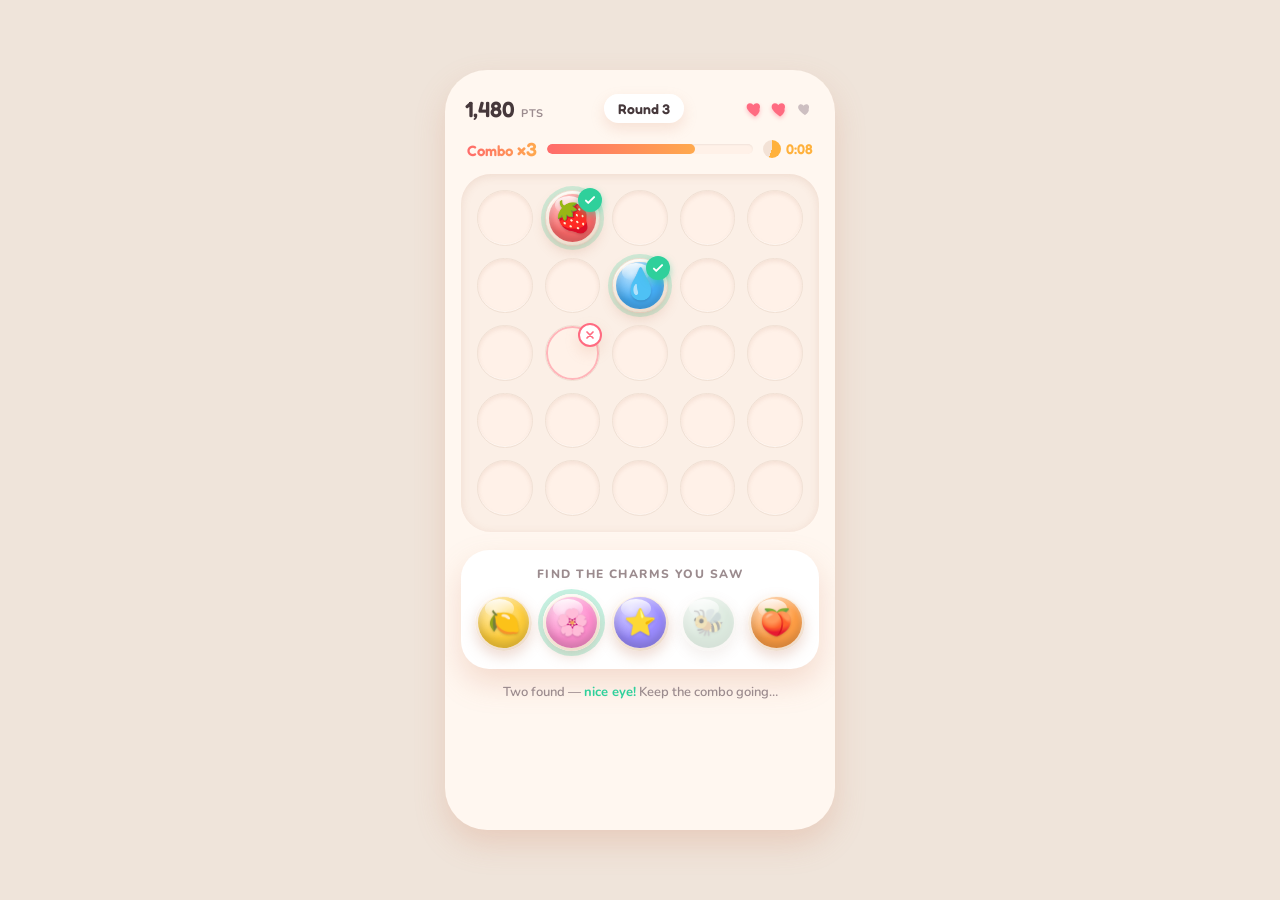
<file: mockups/sherbet/charms/05-find.html>
<!-- @dsCard group="Gameplay" -->
<!doctype html>
<html lang="en">
<head>
<meta charset="utf-8">
<meta name="viewport" content="width=device-width, initial-scale=1">
<title>Charms · Find</title>
<link rel="preconnect" href="https://fonts.googleapis.com">
<link rel="preconnect" href="https://fonts.gstatic.com" crossorigin>
<link href="https://fonts.googleapis.com/css2?family=Fredoka:wght@500;600;700&family=Nunito:wght@500;600;700;800&display=swap" rel="stylesheet">
<style>
:root{
  --vt-bg:#FFF7F0; --vt-bg-board:#FBEFE6; --vt-surface:#FFFFFF; --vt-surface-2:#FFF1E8;
  --vt-hairline:#F0E0D4; --vt-ink:#46383B; --vt-ink-soft:#9B8B8E; --vt-ink-faint:#CDBFC1;
  --vt-strawberry:#FF6B6B; --vt-tangerine:#FF9E45; --vt-lemon:#FFCE3A; --vt-lime:#5BC16E;
  --vt-teal:#1FC7B6; --vt-sky:#46AEF7; --vt-grape:#9B8CFF; --vt-bubblegum:#FF8FCF;
  --vt-life:#FF6B81; --vt-success:#2FD09B; --vt-star:#FFCE3A;
  --vt-combo-a:#FF6B6B; --vt-combo-b:#FFA94D; --vt-timer-warn:#FFB13C; --vt-timer-hot:#FF8A5B;
  --vt-shadow-2:0 6px 14px rgba(217,150,120,.22); --vt-shadow-3:0 14px 30px rgba(214,140,110,.26);
  --vt-inset-top:inset 0 2px 0 rgba(255,255,255,.6); --vt-spring:cubic-bezier(.18,1.3,.4,1);
}
*{box-sizing:border-box;-webkit-tap-highlight-color:transparent}
body{margin:0;background:#EFE4DA;font-family:'Nunito',sans-serif;color:var(--vt-ink);
  min-height:100vh;display:grid;place-items:center;padding:20px}
.phone{width:390px;max-width:100%;background:var(--vt-bg);border-radius:42px;
  box-shadow:var(--vt-shadow-3);padding:18px 16px 22px;position:relative;overflow:hidden;min-height:760px}

/* HUD */
.hud{display:flex;align-items:center;justify-content:space-between;gap:10px;padding:6px 4px 12px}
.score{font-family:'Fredoka';font-weight:600;font-size:22px;font-variant-numeric:tabular-nums;display:flex;align-items:baseline;gap:6px}
.score small{font-family:'Nunito';font-size:11px;font-weight:700;letter-spacing:.06em;text-transform:uppercase;color:var(--vt-ink-soft)}
.lvl-pill{font-family:'Fredoka';font-weight:600;font-size:14px;background:var(--vt-surface);padding:6px 14px;border-radius:999px;box-shadow:var(--vt-shadow-2),var(--vt-inset-top)}
.lives{display:flex;gap:5px}
.heart{width:20px;height:20px;color:var(--vt-life);filter:drop-shadow(0 2px 2px rgba(255,107,129,.4))}
.heart.lost{color:var(--vt-ink-faint);filter:none;transform:scale(.82)}

/* combo + find clock */
.row{display:flex;align-items:center;gap:10px;margin:2px 6px 14px}
.combo{font-family:'Fredoka';font-weight:600;font-size:15px;
  background:linear-gradient(90deg,var(--vt-combo-a),var(--vt-combo-b));-webkit-background-clip:text;background-clip:text;color:transparent;white-space:nowrap}
.combo .x{font-size:19px}
.cmeter{flex:1;height:10px;border-radius:999px;background:var(--vt-surface-2);overflow:hidden;box-shadow:inset 0 1px 2px rgba(0,0,0,.06)}
.cmeter i{display:block;height:100%;width:72%;border-radius:999px;background:linear-gradient(90deg,var(--vt-combo-a),var(--vt-combo-b))}
.clock{font-family:'Fredoka';font-weight:600;font-size:14px;color:var(--vt-timer-warn);display:flex;align-items:center;gap:5px}
.ring{width:18px;height:18px;border-radius:999px;background:conic-gradient(var(--vt-timer-warn) 200deg,#F3E2D6 0)}

/* the Case */
.case{background:var(--vt-bg-board);border-radius:30px;padding:16px;
  box-shadow:inset 0 2px 10px rgba(180,120,90,.16);
  display:grid;grid-template-columns:repeat(5,1fr);gap:12px}
.setting{aspect-ratio:1;border-radius:50%;background:var(--vt-surface-2);border:1px solid var(--vt-hairline);
  box-shadow:inset 0 2px 4px rgba(180,120,90,.14),inset 0 -1px 0 rgba(255,255,255,.5);position:relative}

/* charm settled into its Setting (a good pick) */
.charm{position:absolute;inset:0;border-radius:50%;background:linear-gradient(160deg,#FFF7EE,#ECD9C8);padding:3px;
  box-shadow:0 6px 13px rgba(196,130,100,.30),var(--vt-inset-top)}
.charm .enamel{width:100%;height:100%;border-radius:50%;position:relative;overflow:hidden;display:grid;place-items:center;
  background:radial-gradient(125% 125% at 32% 24%,rgba(255,255,255,.62),rgba(255,255,255,0) 46%),var(--c,#FF6B6B);
  box-shadow:inset 0 -6px 10px rgba(0,0,0,.18),inset 0 3px 4px rgba(255,255,255,.3)}
.charm .gloss{position:absolute;top:9%;left:17%;width:52%;height:33%;border-radius:50%;background:linear-gradient(180deg,rgba(255,255,255,.85),rgba(255,255,255,0));z-index:1}
.charm .motif{position:relative;z-index:2;font-size:30px;line-height:1;filter:drop-shadow(0 1px 1px rgba(0,0,0,.16))}
.setting.good{box-shadow:inset 0 0 0 2px rgba(47,208,155,.5),0 0 0 4px rgba(47,208,155,.22)}
.setting.good .charm{animation:settle .5s var(--vt-spring) both}
@keyframes settle{0%{opacity:0;transform:scale(.4)}60%{transform:scale(1.1)}100%{opacity:1;transform:scale(1)}}
.check{position:absolute;right:-3px;top:-3px;width:24px;height:24px;border-radius:50%;background:var(--vt-success);
  display:grid;place-items:center;box-shadow:0 3px 7px rgba(47,208,155,.5);z-index:4;animation:pop .4s var(--vt-spring) .14s both}
.check svg{width:14px;height:14px;color:#fff}
/* bad pick: a Setting that just got shaken — soft coral ✕, no harsh flash */
.setting.bad{animation:shake .42s ease both;box-shadow:inset 0 0 0 2px rgba(255,107,129,.45)}
.cross{position:absolute;right:-3px;top:-3px;width:24px;height:24px;border-radius:50%;background:#fff;
  border:2px solid var(--vt-life);display:grid;place-items:center;box-shadow:var(--vt-shadow-2);z-index:4;
  animation:pop .4s var(--vt-spring) both}
.cross svg{width:12px;height:12px;color:var(--vt-life)}
@keyframes pop{0%{transform:scale(0)}100%{transform:scale(1)}}
@keyframes shake{0%,100%{transform:translateX(0)}20%{transform:translateX(-5px)}40%{transform:translateX(4px)}60%{transform:translateX(-3px)}80%{transform:translateX(2px)}}

/* Tray */
.tray{margin-top:18px;background:var(--vt-surface);border-radius:28px;box-shadow:var(--vt-shadow-3);padding:16px 14px 18px}
.tray h4{margin:0 0 12px;text-align:center;font-family:'Nunito';font-weight:800;font-size:12px;letter-spacing:.12em;text-transform:uppercase;color:var(--vt-ink-soft)}
.cands{display:grid;grid-template-columns:repeat(5,1fr);gap:11px}
.cand{position:relative;aspect-ratio:1;border-radius:50%;background:linear-gradient(160deg,#FFF7EE,#ECD9C8);padding:3px;
  box-shadow:0 6px 13px rgba(196,130,100,.28),var(--vt-inset-top);cursor:pointer;transition:transform .1s}
.cand .enamel{width:100%;height:100%;border-radius:50%;position:relative;overflow:hidden;display:grid;place-items:center;
  background:radial-gradient(125% 125% at 32% 24%,rgba(255,255,255,.62),rgba(255,255,255,0) 46%),var(--c);
  box-shadow:inset 0 -6px 10px rgba(0,0,0,.18),inset 0 3px 4px rgba(255,255,255,.3)}
.cand .gloss{position:absolute;top:9%;left:17%;width:52%;height:33%;border-radius:50%;background:linear-gradient(180deg,rgba(255,255,255,.85),rgba(255,255,255,0));z-index:1}
.cand .motif{position:relative;z-index:2;font-size:26px;line-height:1;filter:drop-shadow(0 1px 1px rgba(0,0,0,.16))}
.cand:active{transform:scale(.92)}
.cand.picked{animation:tap .5s var(--vt-spring) both;box-shadow:0 6px 13px rgba(196,130,100,.28),var(--vt-inset-top),0 0 0 5px rgba(47,208,155,.28)}
.cand.spent{opacity:.42;filter:grayscale(.5)}
.cand.spent::after{content:"";position:absolute;inset:0;border-radius:50%;background:rgba(255,255,255,.35)}
.cand.miss{animation:shake .42s ease both}
@keyframes tap{0%{transform:scale(.92)}55%{transform:scale(1.12)}100%{transform:scale(1)}}
.hint{text-align:center;color:var(--vt-ink-soft);font-size:13px;font-weight:600;margin-top:14px}
.hint b{color:var(--vt-success)}
</style>
</head>
<body>
<div class="phone">
  <div class="hud">
    <div class="score">1,480<small>pts</small></div>
    <div class="lvl-pill">Round 3</div>
    <div class="lives">
      <svg class="heart" viewBox="0 0 24 24" fill="currentColor"><path d="M12 21s-7-4.6-9.3-9C1 8.5 2.6 5 6 5c2 0 3.2 1.2 4 2.3C10.8 6.2 12 5 14 5c3.4 0 5 3.5 3.3 7C19 16.4 12 21 12 21z"/></svg>
      <svg class="heart" viewBox="0 0 24 24" fill="currentColor"><path d="M12 21s-7-4.6-9.3-9C1 8.5 2.6 5 6 5c2 0 3.2 1.2 4 2.3C10.8 6.2 12 5 14 5c3.4 0 5 3.5 3.3 7C19 16.4 12 21 12 21z"/></svg>
      <svg class="heart lost" viewBox="0 0 24 24" fill="currentColor"><path d="M12 21s-7-4.6-9.3-9C1 8.5 2.6 5 6 5c2 0 3.2 1.2 4 2.3C10.8 6.2 12 5 14 5c3.4 0 5 3.5 3.3 7C19 16.4 12 21 12 21z"/></svg>
    </div>
  </div>

  <div class="row">
    <div class="combo">Combo <span class="x">×3</span></div>
    <div class="cmeter"><i></i></div>
    <div class="clock"><span class="ring"></span>0:08</div>
  </div>

  <div class="case" id="case"></div>

  <div class="tray">
    <h4>Find the charms you saw</h4>
    <div class="cands" id="cands"></div>
  </div>

  <div class="hint">Two found — <b>nice eye!</b> Keep the combo going…</div>
</div>

<script>
const COLORS={
  strawberry:['#FF6B6B','#E84F58'],tangerine:['#FF9E45','#E8842F'],lemon:['#FFCE3A','#EDB31F'],
  lime:['#5BC16E','#45A857'],teal:['#1FC7B6','#15A99A'],sky:['#46AEF7','#2E92DD'],
  grape:['#9B8CFF','#7E6DF0'],bubblegum:['#FF8FCF','#ED74BC']
};
function charmHTML(col,m,cls){return '<div class="'+cls+'" style="--c:'+COLORS[col][0]+'"><span class="gloss"></span><span class="enamel" style="--c:'+COLORS[col][0]+'"><span class="motif">'+m+'</span></span></div>';}

// Case: two good picks (✓) and one wrong-pick Setting (coral shake + ✕)
const cells={
  1:{state:'good',col:'strawberry',m:'🍓'},
  7:{state:'good',col:'sky',m:'💧'},
  11:{state:'bad'},
};
const c=document.getElementById('case');
for(let s=0;s<25;s++){
  const slot=document.createElement('div');slot.className='setting';
  const cell=cells[s];
  if(cell&&cell.state==='good'){
    slot.classList.add('good');
    slot.innerHTML=charmHTML(cell.col,cell.m,'charm')+'<div class="check"><svg viewBox="0 0 24 24" fill="none" stroke="currentColor" stroke-width="3.4" stroke-linecap="round" stroke-linejoin="round"><path d="M5 13l4 4L19 7"/></svg></div>';
  }
  if(cell&&cell.state==='bad'){
    slot.classList.add('bad');
    slot.innerHTML='<div class="cross"><svg viewBox="0 0 24 24" fill="none" stroke="currentColor" stroke-width="3.4" stroke-linecap="round"><path d="M6 6l12 12M18 6L6 18"/></svg></div>';
  }
  c.appendChild(slot);
}

// Tray candidates
const cands=[
  {col:'lemon',m:'🍋'},
  {col:'bubblegum',m:'🌸',picked:true},
  {col:'grape',m:'⭐'},
  {col:'lime',m:'🐝',spent:true},
  {col:'tangerine',m:'🍑'},
];
const wrap=document.getElementById('cands');
cands.forEach((cd,idx)=>{
  const el=document.createElement('div');el.className='cand'+(cd.picked?' picked':'')+(cd.spent?' spent':'');
  el.style.setProperty('--c',COLORS[cd.col][0]);
  el.innerHTML='<span class="gloss"></span><span class="enamel" style="--c:'+COLORS[cd.col][0]+'"><span class="motif">'+cd.m+'</span></span>';
  el.addEventListener('click',()=>{
    if(el.classList.contains('spent'))return;
    el.classList.remove('picked','miss');void el.offsetWidth;
    el.classList.add(idx===4?'miss':'picked');
  });
  wrap.appendChild(el);
});
</script>
</body>
</html>
</file>
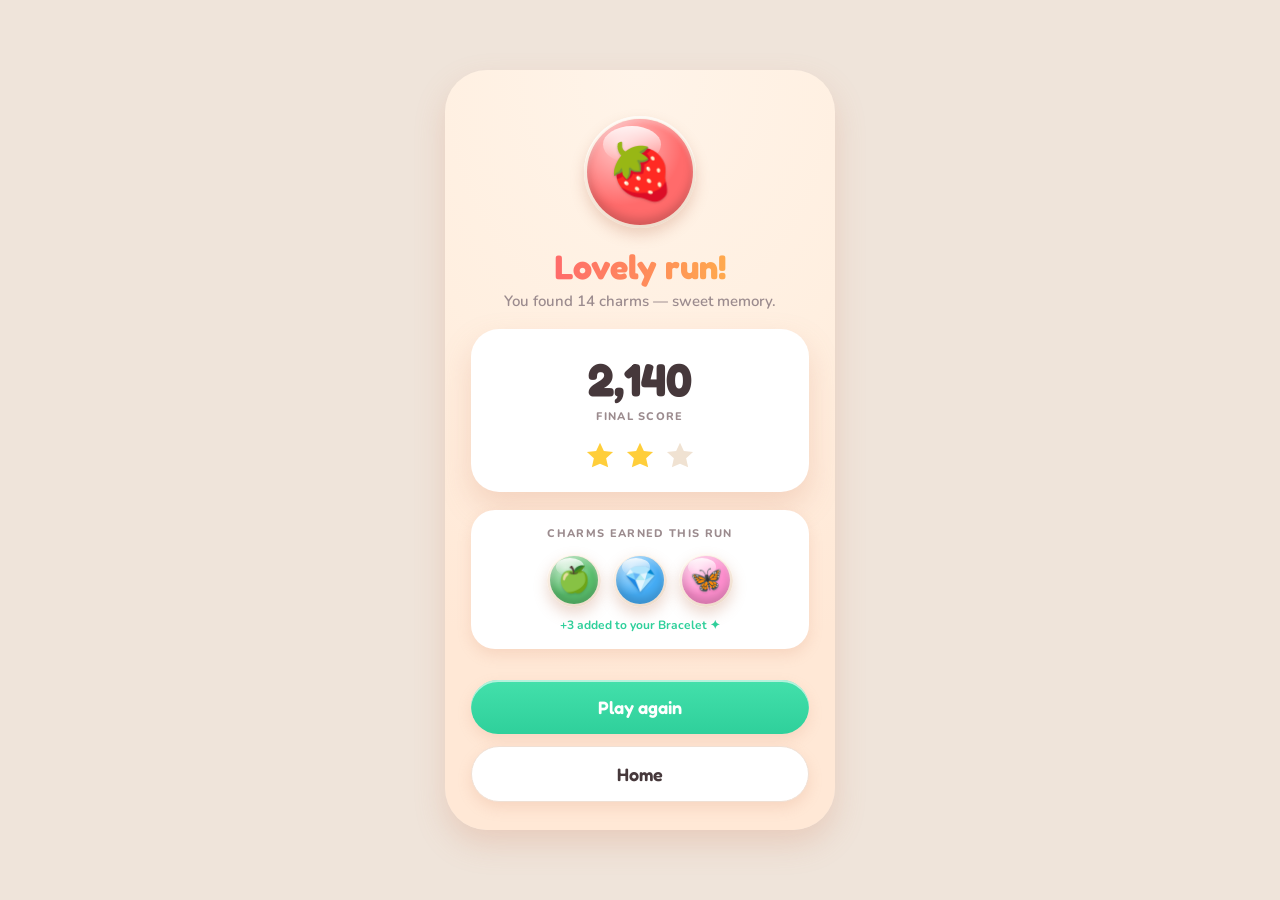
<file: mockups/sherbet/charms/06-gameover.html>
<!-- @dsCard group="Results" -->
<!doctype html>
<html lang="en">
<head>
<meta charset="utf-8">
<meta name="viewport" content="width=device-width, initial-scale=1">
<title>Charms · Lovely run</title>
<link rel="preconnect" href="https://fonts.googleapis.com">
<link rel="preconnect" href="https://fonts.gstatic.com" crossorigin>
<link href="https://fonts.googleapis.com/css2?family=Fredoka:wght@500;600;700&family=Nunito:wght@500;600;700;800&display=swap" rel="stylesheet">
<style>
:root{
  --vt-bg:#FFF7F0; --vt-surface:#FFFFFF; --vt-surface-2:#FFF1E8; --vt-hairline:#F0E0D4;
  --vt-ink:#46383B; --vt-ink-soft:#9B8B8E; --vt-ink-faint:#CDBFC1;
  --vt-success:#2FD09B; --vt-star:#FFCE3A; --vt-combo-a:#FF6B6B; --vt-combo-b:#FFA94D; --vt-life:#FF6B81;
  --vt-shadow-2:0 6px 14px rgba(217,150,120,.22); --vt-shadow-3:0 14px 30px rgba(214,140,110,.26);
  --vt-inset-top:inset 0 2px 0 rgba(255,255,255,.6); --vt-spring:cubic-bezier(.18,1.3,.4,1);
}
*{box-sizing:border-box;-webkit-tap-highlight-color:transparent}
body{margin:0;background:#EFE4DA;font-family:'Nunito',sans-serif;color:var(--vt-ink);
  min-height:100vh;display:grid;place-items:center;padding:20px}
.phone{width:390px;max-width:100%;border-radius:42px;box-shadow:var(--vt-shadow-3);
  padding:0;position:relative;overflow:hidden;min-height:760px;
  background:radial-gradient(120% 80% at 50% 0%,#FFF4E9 0%,#FFEFE0 55%,#FFE8D6 100%)}
.confetti{position:absolute;inset:0;overflow:hidden;pointer-events:none}
.conf{position:absolute;width:10px;height:14px;border-radius:3px;top:-20px;animation:fall linear infinite}
@keyframes fall{0%{transform:translateY(-20px) rotate(0)}100%{transform:translateY(800px) rotate(540deg)}}

.wrap{position:relative;z-index:2;padding:46px 26px 28px;text-align:center;display:flex;flex-direction:column;align-items:center;min-height:760px}

/* charm treatment */
.charm{position:relative;aspect-ratio:1;border-radius:50%;background:linear-gradient(160deg,#FFF7EE,#ECD9C8);padding:3px;
  box-shadow:0 7px 14px rgba(196,130,100,.30),var(--vt-inset-top)}
.charm .enamel{width:100%;height:100%;border-radius:50%;position:relative;overflow:hidden;display:grid;place-items:center;
  background:radial-gradient(125% 125% at 32% 24%,rgba(255,255,255,.62),rgba(255,255,255,0) 46%),var(--c,#FF6B6B);
  box-shadow:inset 0 -6px 10px rgba(0,0,0,.18),inset 0 3px 4px rgba(255,255,255,.3)}
.charm .gloss{position:absolute;top:9%;left:17%;width:52%;height:33%;border-radius:50%;background:linear-gradient(180deg,rgba(255,255,255,.85),rgba(255,255,255,0));z-index:1}
.charm .motif{position:relative;z-index:2;font-size:var(--ms,26px);line-height:1;filter:drop-shadow(0 1px 1px rgba(0,0,0,.16))}

/* hero charm badge */
.badge{width:112px;margin-bottom:18px;animation:badgePop .6s var(--vt-spring) both}
.badge .motif{--ms:54px}
@keyframes badgePop{0%{transform:scale(0) rotate(-12deg)}60%{transform:scale(1.14) rotate(5deg)}100%{transform:scale(1) rotate(0)}}
.title{font-family:'Fredoka';font-weight:700;font-size:34px;margin:0 0 4px;
  background:linear-gradient(90deg,var(--vt-combo-a),var(--vt-combo-b));-webkit-background-clip:text;background-clip:text;color:transparent;
  animation:rise .5s var(--vt-spring) .12s both}
.sub{color:var(--vt-ink-soft);font-weight:600;font-size:15px;margin:0 0 18px;animation:rise .5s var(--vt-spring) .2s both}
@keyframes rise{0%{transform:translateY(14px);opacity:0}100%{transform:translateY(0);opacity:1}}

/* score + stars card */
.card{width:100%;background:#fff;border-radius:28px;box-shadow:var(--vt-shadow-3);padding:22px 22px 18px;
  animation:rise .5s var(--vt-spring) .3s both}
.scoreline{display:flex;align-items:baseline;justify-content:center;gap:8px}
.scoreline .n{font-family:'Fredoka';font-weight:700;font-size:46px;font-variant-numeric:tabular-nums}
.scaption{font-weight:800;font-size:11px;letter-spacing:.12em;text-transform:uppercase;color:var(--vt-ink-soft);margin-top:2px}
.stars{display:flex;justify-content:center;gap:8px;margin:16px 0 2px}
.star{width:32px;height:32px;color:var(--vt-star)}
.star.off{color:#F0E2D2}
.star:nth-child(1){animation:starPop .45s var(--vt-spring) .5s both}
.star:nth-child(2){animation:starPop .45s var(--vt-spring) .62s both}
.star:nth-child(3){animation:starPop .45s var(--vt-spring) .74s both}
@keyframes starPop{0%{transform:scale(0) rotate(-30deg)}100%{transform:scale(1) rotate(0)}}

/* charms earned → bracelet */
.earned{width:100%;margin-top:18px;background:#fff;border-radius:24px;box-shadow:var(--vt-shadow-2);padding:16px;
  animation:rise .5s var(--vt-spring) .4s both}
.earned h4{margin:0 0 12px;font-family:'Nunito';font-weight:800;font-size:11px;letter-spacing:.12em;text-transform:uppercase;color:var(--vt-ink-soft)}
.row{display:flex;justify-content:center;gap:12px}
.row .charm{width:54px}
.row .charm{animation:earnPop .5s var(--vt-spring) both}
.row .charm:nth-child(1){animation-delay:.55s}
.row .charm:nth-child(2){animation-delay:.66s}
.row .charm:nth-child(3){animation-delay:.77s}
@keyframes earnPop{0%{transform:scale(0) translateY(8px)}60%{transform:scale(1.16)}100%{transform:scale(1) translateY(0)}}
.added{margin-top:10px;font-size:12px;font-weight:700;color:var(--vt-success)}

.btns{width:100%;display:flex;flex-direction:column;gap:12px;margin-top:auto;padding-top:22px;animation:rise .5s var(--vt-spring) .5s both}
.btn{font-family:'Fredoka';font-weight:600;font-size:18px;border:none;padding:16px 0;border-radius:999px;
  box-shadow:var(--vt-shadow-2),var(--vt-inset-top);cursor:pointer;transition:transform .12s}
.btn.primary{color:#fff;background:linear-gradient(180deg,#43E0AB,#2FD09B)}
.btn.secondary{color:var(--vt-ink);background:#fff;border:1.5px solid var(--vt-hairline)}
.btn:active{transform:scale(.96)}
</style>
</head>
<body>
<div class="phone">
  <div class="confetti" id="confetti"></div>
  <div class="wrap">
    <div class="charm badge" style="--c:var(--vt-bubblegum)"><span class="gloss"></span><span class="enamel" style="--c:var(--vt-bubblegum)"><span class="motif">🍓</span></span></div>
    <h1 class="title">Lovely run!</h1>
    <p class="sub">You found 14 charms — sweet memory.</p>

    <div class="card">
      <div class="scoreline"><span class="n">2,140</span></div>
      <div class="scaption">final score</div>
      <div class="stars">
        <svg class="star" viewBox="0 0 24 24" fill="currentColor"><path d="M12 2l2.9 6.3 6.9.7-5.2 4.6 1.5 6.8L12 17.8 5.9 20.4l1.5-6.8L2.2 9l6.9-.7z"/></svg>
        <svg class="star" viewBox="0 0 24 24" fill="currentColor"><path d="M12 2l2.9 6.3 6.9.7-5.2 4.6 1.5 6.8L12 17.8 5.9 20.4l1.5-6.8L2.2 9l6.9-.7z"/></svg>
        <svg class="star off" viewBox="0 0 24 24" fill="currentColor"><path d="M12 2l2.9 6.3 6.9.7-5.2 4.6 1.5 6.8L12 17.8 5.9 20.4l1.5-6.8L2.2 9l6.9-.7z"/></svg>
      </div>
    </div>

    <div class="earned">
      <h4>Charms earned this run</h4>
      <div class="row" id="earned"></div>
      <div class="added">+3 added to your Bracelet ✦</div>
    </div>

    <div class="btns">
      <button class="btn primary">Play again</button>
      <button class="btn secondary">Home</button>
    </div>
  </div>
</div>

<script>
const C=['#FF6B6B','#FF9E45','#FFCE3A','#5BC16E','#1FC7B6','#46AEF7','#9B8CFF','#FF8FCF'];
const earned=[['#5BC16E','🍏'],['#46AEF7','💎'],['#FF8FCF','🦋']];
const row=document.getElementById('earned');
earned.forEach(e=>{
  const d=document.createElement('div');d.className='charm';d.style.setProperty('--c',e[0]);
  d.innerHTML='<span class="gloss"></span><span class="enamel" style="--c:'+e[0]+'"><span class="motif" style="--ms:26px">'+e[1]+'</span></span>';
  row.appendChild(d);
});
const cf=document.getElementById('confetti');
for(let i=0;i<26;i++){
  const d=document.createElement('div');d.className='conf';
  d.style.left=(Math.random()*100)+'%';d.style.background=C[i%C.length];
  d.style.animationDuration=(2.6+Math.random()*1.8)+'s';d.style.animationDelay=(-Math.random()*3)+'s';
  d.style.opacity=.85;if(i%3===0)d.style.borderRadius='999px';
  cf.appendChild(d);
}
</script>
</body>
</html>
</file>
